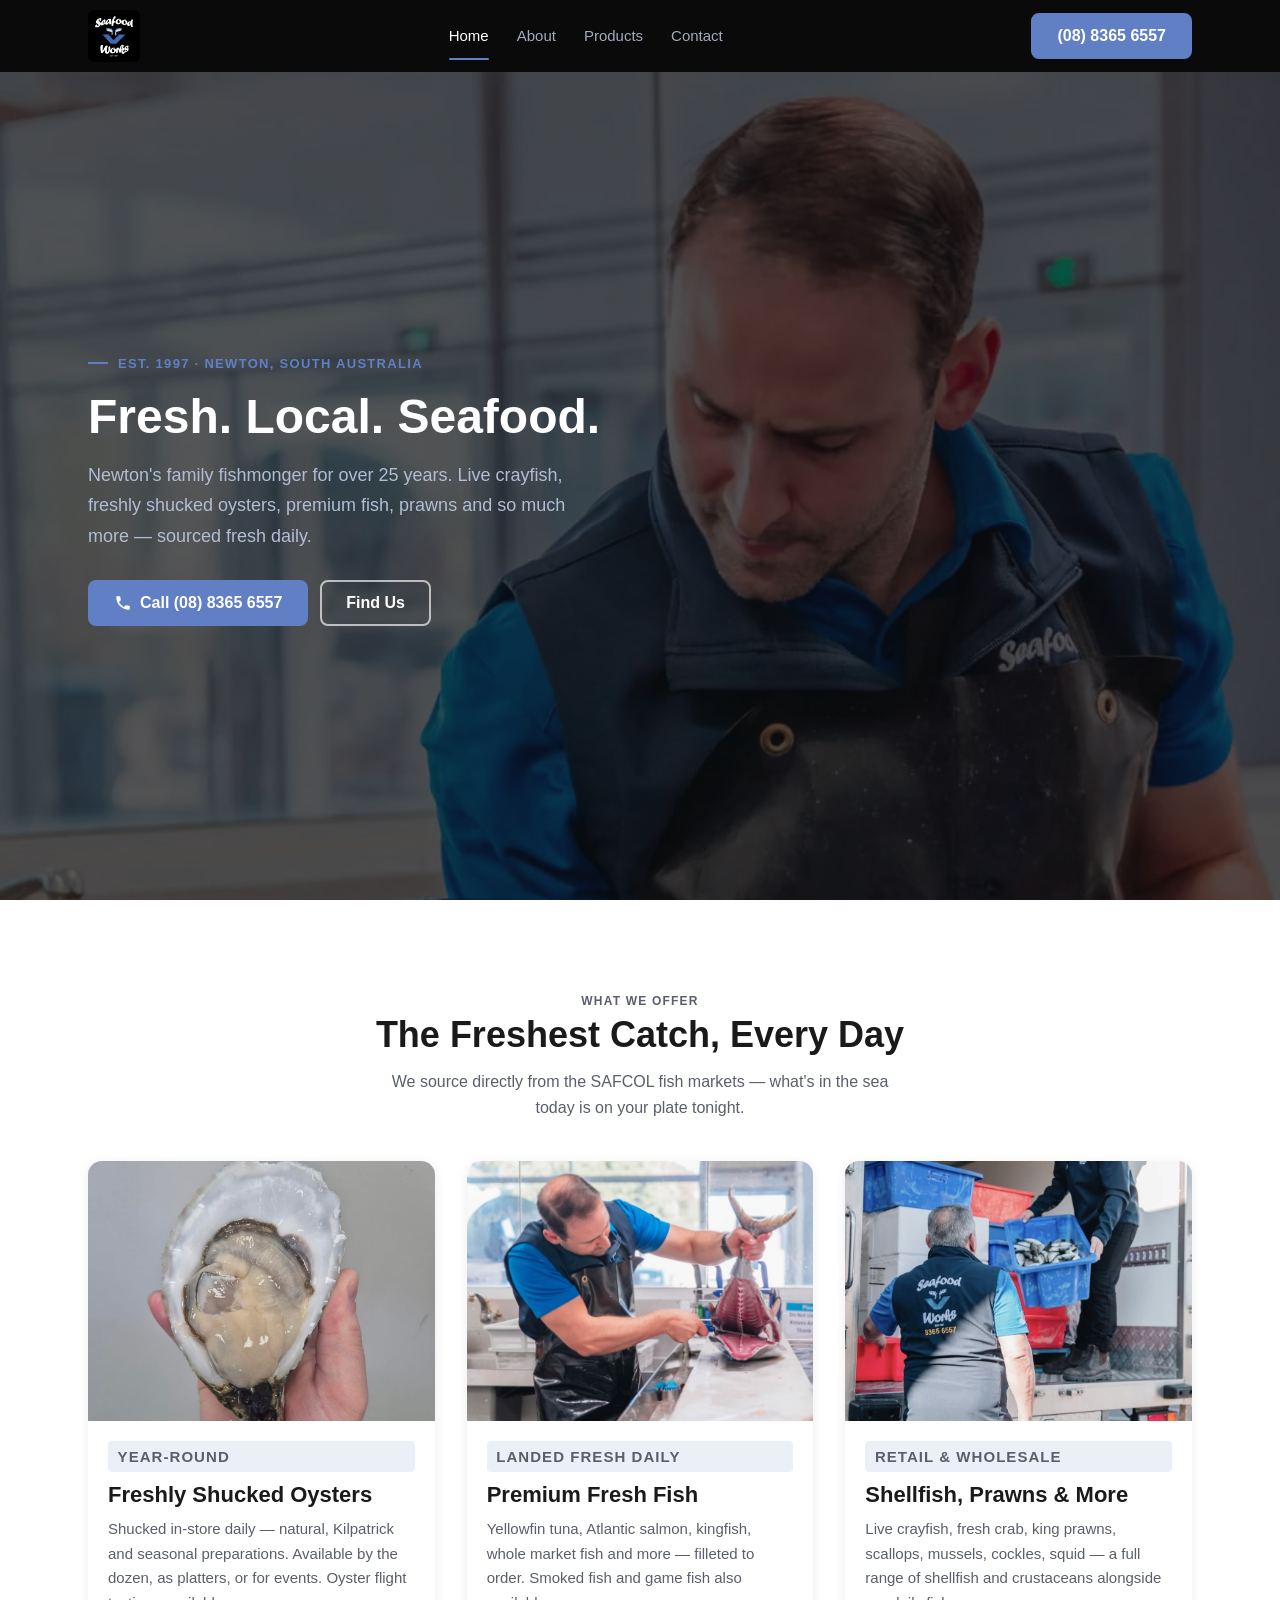
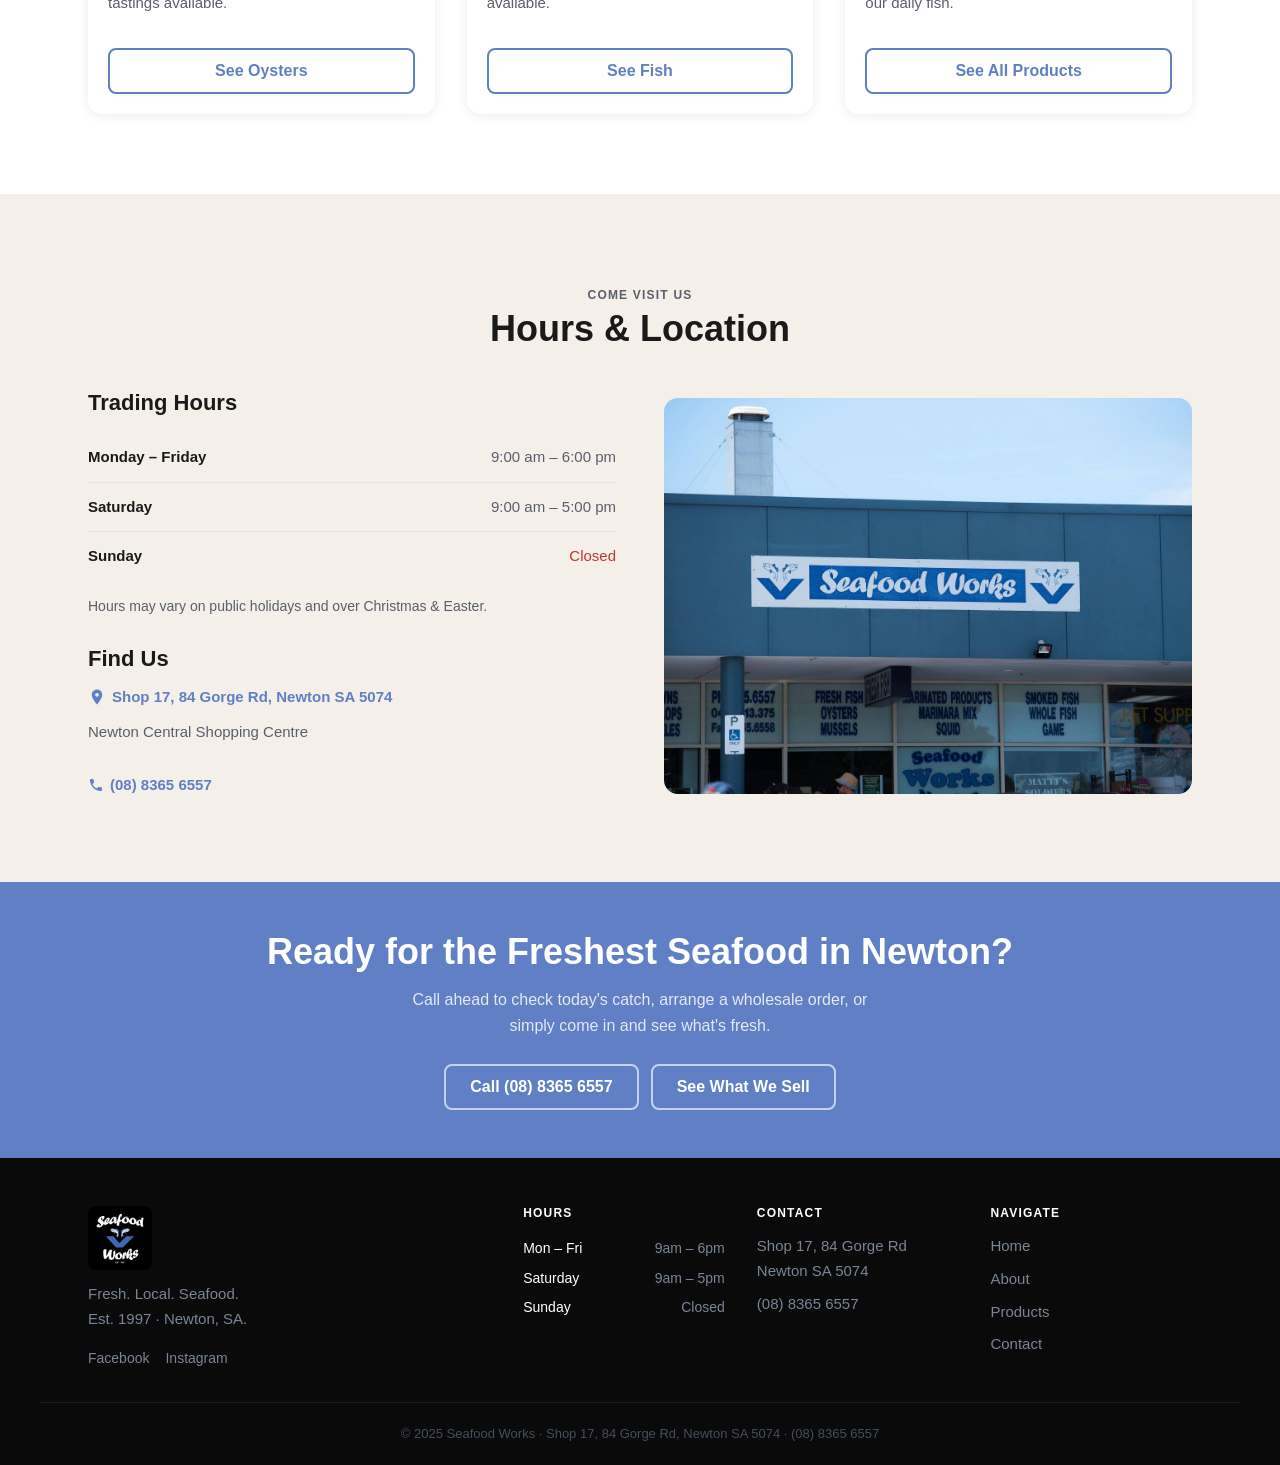
<file: index.html>
<!DOCTYPE html>
<html lang="en-AU">
<head>
  <meta charset="UTF-8">
  <meta name="viewport" content="width=device-width, initial-scale=1">
  <title>Seafood Works Newton | Fresh Local Seafood South Australia</title>
  <meta name="description" content="Seafood Works — Newton's family fishmonger since 1997. Live crayfish, freshly shucked oysters, premium fish, prawns and more. Shop 17, 84 Gorge Rd, Newton SA 5074. Call (08) 8365 6557.">

  <!-- Open Graph -->
  <meta property="og:type"        content="website">
  <meta property="og:locale"      content="en_AU">
  <meta property="og:title"       content="Seafood Works | Fresh. Local. Seafood.">
  <meta property="og:description" content="Newton's family fishmonger since 1997. Live crayfish, freshly shucked oysters, premium fish, prawns and more. Shop 17, 84 Gorge Rd, Newton SA.">
  <meta property="og:image"       content="images/posing-with-tuna.jpeg">
  <meta property="og:url"         content="https://TODO-GITHUB-PAGES-URL/"><!-- TODO: update with live URL -->
  <meta name="twitter:card"       content="summary_large_image">

  <link rel="icon" type="image/jpeg" href="images/logo.jpg">
  <link rel="canonical"           href="https://TODO-GITHUB-PAGES-URL/"><!-- TODO: update -->
  <link rel="stylesheet"          href="styles.css">

  <!-- Schema.org LocalBusiness JSON-LD -->
  <script type="application/ld+json">
  {
    "@context": "https://schema.org",
    "@type": "LocalBusiness",
    "name": "Seafood Works",
    "description": "Family-owned fresh seafood retailer and wholesaler in Newton, South Australia. Established 1997.",
    "url": "https://TODO-GITHUB-PAGES-URL/",
    "logo": "https://TODO-GITHUB-PAGES-URL/images/logo.jpg",
    "image": "https://TODO-GITHUB-PAGES-URL/images/posing-with-tuna.jpeg",
    "telephone": "+61883656557",
    "address": {
      "@type": "PostalAddress",
      "streetAddress": "Shop 17, 84 Gorge Road",
      "addressLocality": "Newton",
      "addressRegion": "SA",
      "postalCode": "5074",
      "addressCountry": "AU"
    },
    "openingHoursSpecification": [
      {
        "@type": "OpeningHoursSpecification",
        "dayOfWeek": ["Monday","Tuesday","Wednesday","Thursday","Friday"],
        "opens": "09:00",
        "closes": "18:00"
      },
      {
        "@type": "OpeningHoursSpecification",
        "dayOfWeek": "Saturday",
        "opens": "09:00",
        "closes": "17:00"
      }
    ],
    "priceRange": "$$",
    "sameAs": [
      "https://www.facebook.com/seafoodworks/",
      "https://www.instagram.com/seafoodworksnewton/"
    ]
  }
  </script>
</head>
<body>

  <a class="skip-link" href="#main-content">Skip to main content</a>

  <!-- ===================== HEADER ===================== -->
  <header class="site-header" id="site-header">
    <div class="container header-inner">

      <a href="index.html" class="logo-link" aria-label="Seafood Works — home">
        <img src="images/logo.jpg" alt="Seafood Works" class="site-logo" width="52" height="52">
      </a>

      <nav class="site-nav" id="site-nav" aria-label="Main navigation">
        <ul class="nav-list">
          <li><a href="index.html"    class="nav-link" aria-current="page">Home</a></li>
          <li><a href="about.html"    class="nav-link">About</a></li>
          <li><a href="products.html" class="nav-link">Products</a></li>
          <li><a href="contact.html"  class="nav-link">Contact</a></li>
        </ul>
      </nav>

      <a href="tel:+61883656557" class="btn-call-header" aria-label="Call Seafood Works">Call</a>

      <button class="hamburger" id="hamburger"
              aria-controls="site-nav" aria-expanded="false" aria-label="Open menu">
        <span class="hamburger-bar" aria-hidden="true"></span>
        <span class="hamburger-bar" aria-hidden="true"></span>
        <span class="hamburger-bar" aria-hidden="true"></span>
      </button>

      <a href="tel:+61883656557" class="btn btn-primary btn-call-desktop">(08) 8365 6557</a>

    </div>
  </header>

  <!-- ===================== MAIN ===================== -->
  <main id="main-content">

    <!-- HERO -->
    <section class="hero" aria-labelledby="hero-heading">
      <div class="hero-bg" role="img"
           aria-label="Seafood Works team member carefully inspecting a whole fresh tuna"></div>
      <div class="container hero-content">
        <p class="hero-eyebrow">Est. 1997 &middot; Newton, South Australia</p>
        <h1 id="hero-heading">Fresh.&nbsp;Local.&nbsp;Seafood.</h1>
        <p class="lead">
          Newton's family fishmonger for over 25&nbsp;years. Live crayfish, freshly
          shucked oysters, premium fish, prawns and so much more — sourced fresh daily.
        </p>
        <div class="hero-actions">
          <a href="tel:+61883656557" class="btn btn-primary">
            <svg width="18" height="18" viewBox="0 0 24 24" fill="currentColor" aria-hidden="true">
              <path d="M6.62 10.79c1.44 2.83 3.76 5.14 6.59 6.59l2.2-2.2c.27-.27.67-.36 1.02-.24 1.12.37 2.33.57 3.57.57.55 0 1 .45 1 1V20c0 .55-.45 1-1 1-9.39 0-17-7.61-17-17 0-.55.45-1 1-1h3.5c.55 0 1 .45 1 1 0 1.25.2 2.45.57 3.57.11.35.03.74-.25 1.02l-2.2 2.2z"/>
            </svg>
            Call (08) 8365 6557
          </a>
          <a href="contact.html" class="btn btn-outline">Find Us</a>
        </div>
      </div>
    </section>

    <!-- FEATURED PRODUCTS -->
    <section class="section" id="featured" aria-labelledby="featured-heading">
      <div class="container">
        <div class="section-header">
          <p class="eyebrow">What we offer</p>
          <h2 id="featured-heading">The Freshest Catch, Every Day</h2>
          <p>We source directly from the SAFCOL fish markets — what's in the sea today is on your plate tonight.</p>
        </div>

        <div class="card-grid">

          <article class="card">
            <img class="card-img"
                 src="images/oyster.jpg"
                 alt="A freshly shucked oyster on the half shell, showing the glistening flesh inside"
                 loading="lazy" width="600" height="450">
            <div class="card-body">
              <p class="product-tag">Year-round</p>
              <h3>Freshly Shucked Oysters</h3>
              <p>Shucked in-store daily — natural, Kilpatrick and seasonal preparations. Available by the dozen, as platters, or for events. Oyster flight tastings available.</p>
              <a href="products.html#oysters" class="btn btn-outline-blue" style="margin-top:1rem;">See Oysters</a>
            </div>
          </article>

          <article class="card">
            <img class="card-img"
                 src="images/filleting-fish.jpeg"
                 alt="Seafood Works team member expertly filleting a large whole tuna on the workbench"
                 loading="lazy" width="600" height="450">
            <div class="card-body">
              <p class="product-tag">Landed fresh daily</p>
              <h3>Premium Fresh Fish</h3>
              <p>Yellowfin tuna, Atlantic salmon, kingfish, whole market fish and more — filleted to order. Smoked fish and game fish also available.</p>
              <a href="products.html#fish" class="btn btn-outline-blue" style="margin-top:1rem;">See Fish</a>
            </div>
          </article>

          <article class="card">
            <img class="card-img"
                 src="images/unloading-truck.jpg"
                 alt="Two Seafood Works team members unloading crates of fresh seafood from the truck at dawn"
                 loading="lazy" width="600" height="450">
            <div class="card-body">
              <p class="product-tag">Retail &amp; wholesale</p>
              <h3>Shellfish, Prawns &amp; More</h3>
              <p>Live crayfish, fresh crab, king prawns, scallops, mussels, cockles, squid — a full range of shellfish and crustaceans alongside our daily fish.</p>
              <a href="products.html" class="btn btn-outline-blue" style="margin-top:1rem;">See All Products</a>
            </div>
          </article>

        </div>
      </div>
    </section>

    <!-- HOURS + LOCATION -->
    <section class="section section--sand" id="visit" aria-labelledby="visit-heading">
      <div class="container">
        <div class="section-header">
          <p class="eyebrow">Come visit us</p>
          <h2 id="visit-heading">Hours &amp; Location</h2>
        </div>

        <div class="story-grid">

          <div>
            <h3 style="margin-bottom:1rem;">Trading Hours</h3>
            <ul class="hours-list" aria-label="Trading hours">
              <li>
                <span class="hours-day">Monday &ndash; Friday</span>
                <span class="hours-time">9:00 am &ndash; 6:00 pm</span>
              </li>
              <li>
                <span class="hours-day">Saturday</span>
                <span class="hours-time">9:00 am &ndash; 5:00 pm</span>
              </li>
              <li>
                <span class="hours-day">Sunday</span>
                <span class="hours-closed">Closed</span>
              </li>
            </ul>
            <p style="margin-top:.875rem;font-size:.875rem;color:var(--muted);">Hours may vary on public holidays and over Christmas &amp; Easter.</p>

            <div style="margin-top:1.75rem;">
              <h3 style="margin-bottom:.75rem;">Find Us</h3>
              <address>
                <a href="https://maps.google.com/?q=Shop+17,+84+Gorge+Road,+Newton+SA+5074,+Australia"
                   target="_blank" rel="noopener noreferrer"
                   class="location-link"
                   aria-label="Open Seafood Works in Google Maps">
                  <svg width="18" height="18" viewBox="0 0 24 24" fill="currentColor" aria-hidden="true">
                    <path d="M12 2C8.13 2 5 5.13 5 9c0 5.25 7 13 7 13s7-7.75 7-13c0-3.87-3.13-7-7-7zm0 9.5c-1.38 0-2.5-1.12-2.5-2.5S10.62 6.5 12 6.5s2.5 1.12 2.5 2.5-1.12 2.5-2.5 2.5z"/>
                  </svg>
                  Shop 17, 84 Gorge Rd, Newton SA 5074
                </a>
              </address>
              <p style="margin-top:.375rem;font-size:.9375rem;color:var(--muted);">Newton Central Shopping Centre</p>
              <a href="tel:+61883656557"
                 style="display:inline-flex;align-items:center;gap:.375rem;margin-top:.75rem;color:var(--blue);font-weight:600;font-size:.9375rem;">
                <svg width="16" height="16" viewBox="0 0 24 24" fill="currentColor" aria-hidden="true">
                  <path d="M6.62 10.79c1.44 2.83 3.76 5.14 6.59 6.59l2.2-2.2c.27-.27.67-.36 1.02-.24 1.12.37 2.33.57 3.57.57.55 0 1 .45 1 1V20c0 .55-.45 1-1 1-9.39 0-17-7.61-17-17 0-.55.45-1 1-1h3.5c.55 0 1 .45 1 1 0 1.25.2 2.45.57 3.57.11.35.03.74-.25 1.02l-2.2 2.2z"/>
                </svg>
                (08) 8365 6557
              </a>
            </div>
          </div>

          <div>
            <img src="images/shopfront.jpg"
                 alt="Seafood Works shopfront at Newton Central Shopping Centre showing the large branded sign and product windows"
                 class="story-img"
                 loading="lazy" width="600" height="450">
          </div>

        </div>
      </div>
    </section>

    <!-- CTA BAND -->
    <section class="cta-band" aria-labelledby="cta-heading">
      <div class="container">
        <h2 id="cta-heading">Ready for the Freshest Seafood in Newton?</h2>
        <p>Call ahead to check today's catch, arrange a wholesale order, or simply come in and see what's fresh.</p>
        <div class="cta-actions">
          <a href="tel:+61883656557" class="btn btn-outline">Call (08) 8365 6557</a>
          <a href="products.html"    class="btn btn-outline">See What We Sell</a>
        </div>
      </div>
    </section>

  </main>

  <!-- ===================== FOOTER ===================== -->
  <footer class="site-footer" aria-label="Site footer">
    <div class="container footer-inner">

      <div class="footer-brand">
        <img src="images/logo.jpg" alt="Seafood Works" class="footer-logo"
             width="64" height="64" loading="lazy">
        <p class="footer-tagline">Fresh. Local. Seafood.<br>Est. 1997 &middot; Newton, SA.</p>
        <div class="footer-social">
          <a href="https://www.facebook.com/seafoodworks/"
             target="_blank" rel="noopener noreferrer"
             aria-label="Seafood Works on Facebook">Facebook</a>
          <a href="https://www.instagram.com/seafoodworksnewton/"
             target="_blank" rel="noopener noreferrer"
             aria-label="Seafood Works on Instagram">Instagram</a>
        </div>
      </div>

      <div class="footer-col">
        <h4>Hours</h4>
        <div class="footer-hours-row"><span class="fh-day">Mon &ndash; Fri</span><span class="fh-time">9am &ndash; 6pm</span></div>
        <div class="footer-hours-row"><span class="fh-day">Saturday</span><span class="fh-time">9am &ndash; 5pm</span></div>
        <div class="footer-hours-row"><span class="fh-day">Sunday</span><span class="fh-time">Closed</span></div>
      </div>

      <div class="footer-col">
        <h4>Contact</h4>
        <address>
          <a href="https://maps.google.com/?q=Shop+17,+84+Gorge+Road,+Newton+SA+5074,+Australia"
             target="_blank" rel="noopener noreferrer">
            Shop 17, 84 Gorge Rd<br>Newton SA 5074
          </a>
          <a href="tel:+61883656557" style="margin-top:.5rem;">(08) 8365 6557</a>
        </address>
      </div>

      <div class="footer-col">
        <h4>Navigate</h4>
        <ul>
          <li><a href="index.html">Home</a></li>
          <li><a href="about.html">About</a></li>
          <li><a href="products.html">Products</a></li>
          <li><a href="contact.html">Contact</a></li>
        </ul>
      </div>

    </div>
    <div class="footer-bottom">
      <div class="container">
        <p>&copy; 2025 Seafood Works &middot; Shop 17, 84 Gorge Rd, Newton SA 5074 &middot;
           <a href="tel:+61883656557" style="color:inherit;">(08) 8365 6557</a></p>
      </div>
    </div>
  </footer>

  <!-- Mobile sticky call bar — hidden on tablet+ via CSS -->
  <div class="mobile-cta-bar" role="complementary" aria-label="Quick call">
    <a href="tel:+61883656557" aria-label="Call Seafood Works on (08) 8365 6557">
      <svg width="18" height="18" viewBox="0 0 24 24" fill="currentColor" aria-hidden="true">
        <path d="M6.62 10.79c1.44 2.83 3.76 5.14 6.59 6.59l2.2-2.2c.27-.27.67-.36 1.02-.24 1.12.37 2.33.57 3.57.57.55 0 1 .45 1 1V20c0 .55-.45 1-1 1-9.39 0-17-7.61-17-17 0-.55.45-1 1-1h3.5c.55 0 1 .45 1 1 0 1.25.2 2.45.57 3.57.11.35.03.74-.25 1.02l-2.2 2.2z"/>
      </svg>
      Call (08)&nbsp;8365&nbsp;6557
    </a>
  </div>

  <script src="js/nav.js" defer></script>
</body>
</html>
</file>
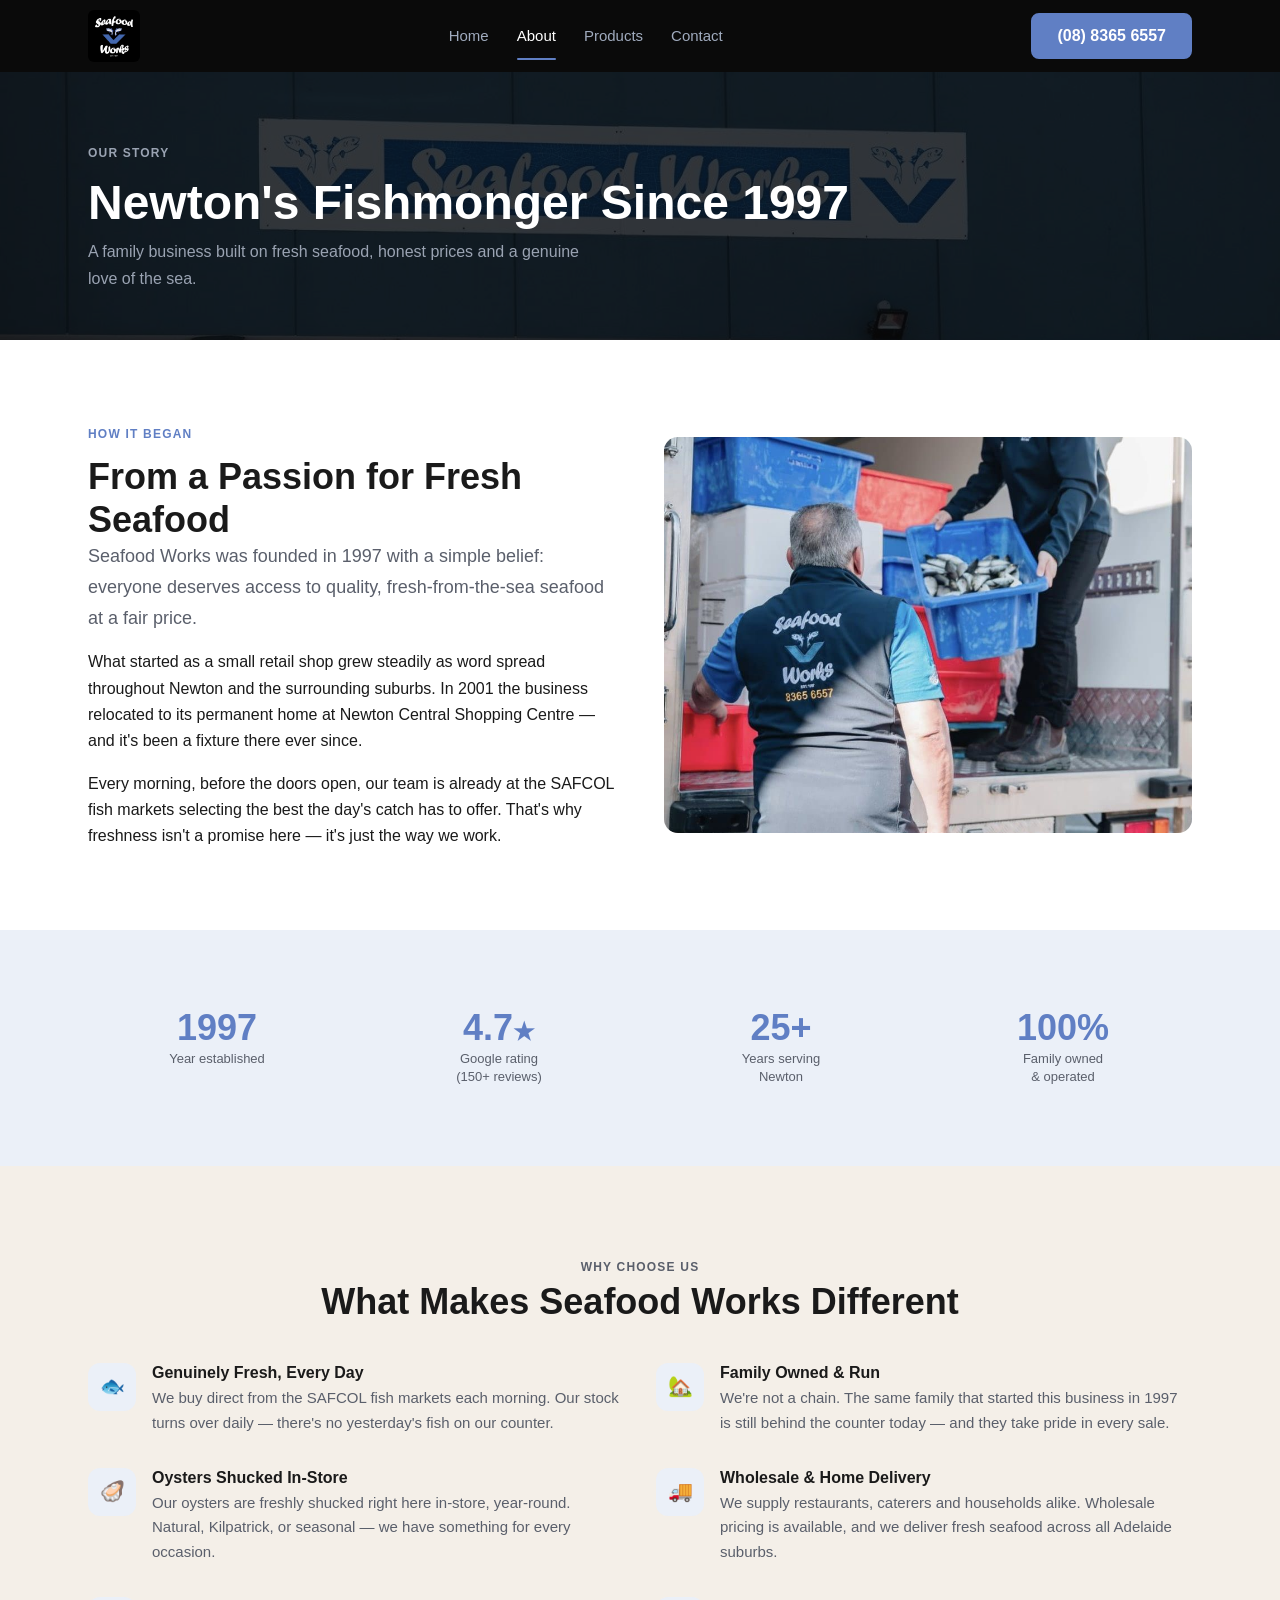
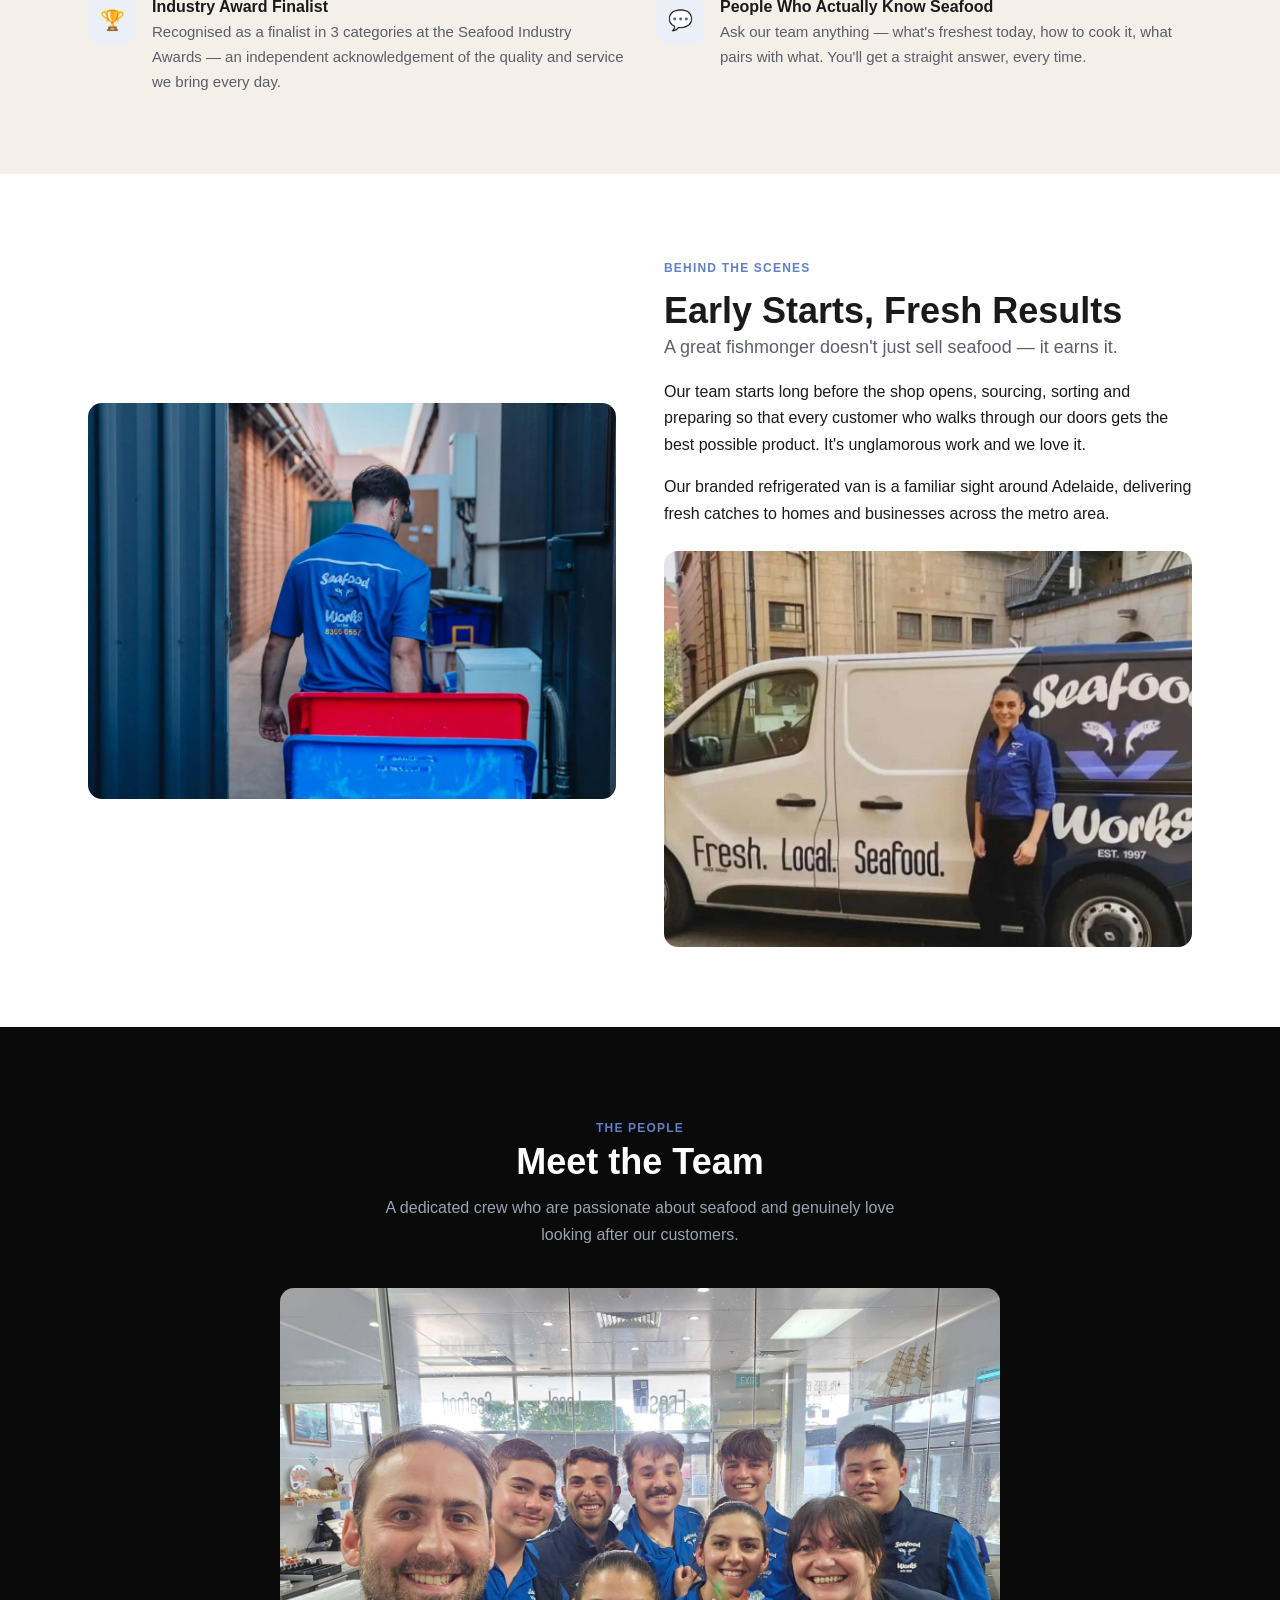
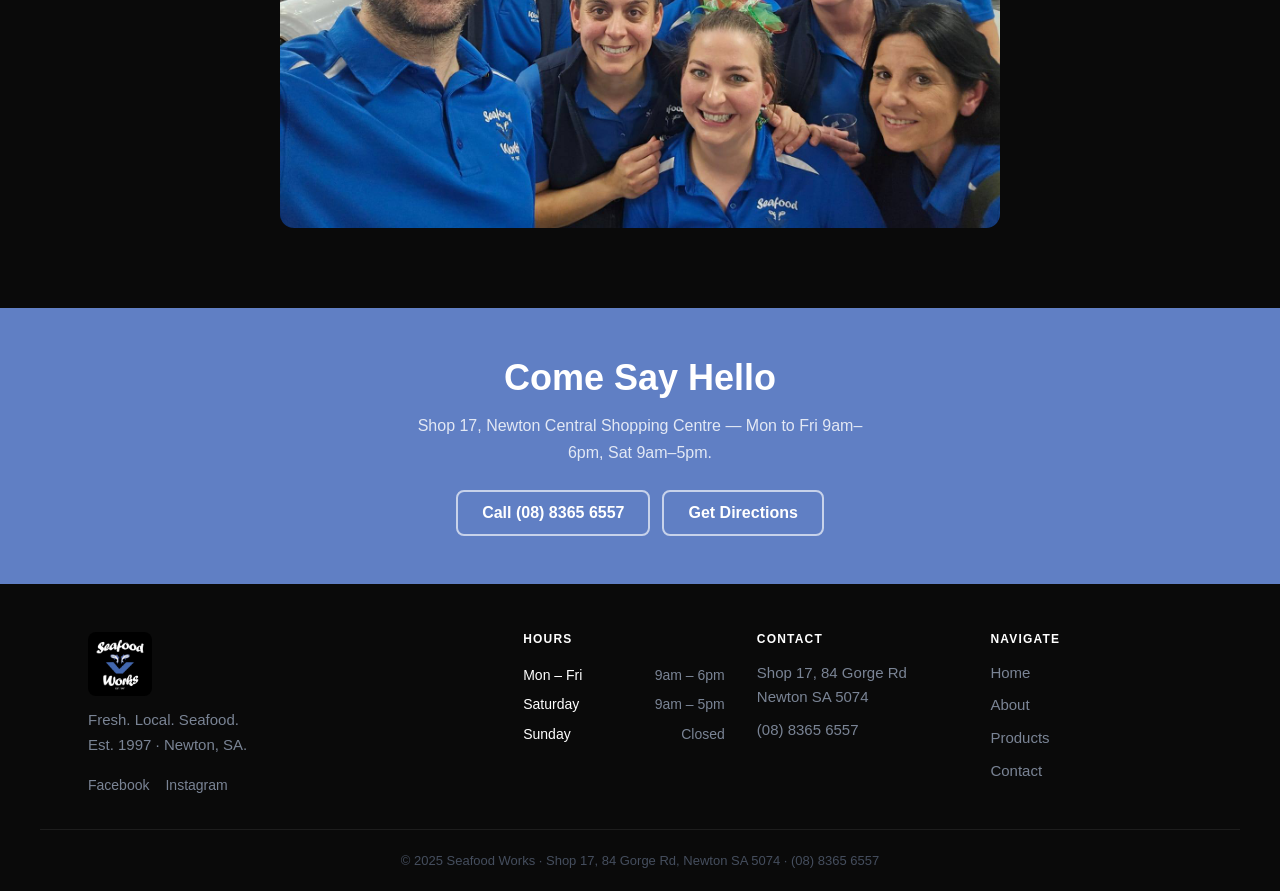
<file: about.html>
<!DOCTYPE html>
<html lang="en-AU">
<head>
  <meta charset="UTF-8">
  <meta name="viewport" content="width=device-width, initial-scale=1">
  <title>About Us | Seafood Works Newton SA</title>
  <meta name="description" content="Family-owned and run since 1997, Seafood Works has been Newton's trusted fishmonger for over 25 years. Meet the team behind the fresh catch.">

  <!-- Open Graph -->
  <meta property="og:type"        content="website">
  <meta property="og:locale"      content="en_AU">
  <meta property="og:title"       content="About Seafood Works | Newton's Family Fishmonger Since 1997">
  <meta property="og:description" content="Family-owned and run since 1997. Seafood Works has been Newton's trusted fishmonger for over 25 years — fresh, local, and proud of it.">
  <meta property="og:image"       content="images/team-photo.jpg">
  <meta property="og:url"         content="https://TODO-GITHUB-PAGES-URL/about.html"><!-- TODO: update -->
  <meta name="twitter:card"       content="summary_large_image">

  <link rel="icon" type="image/jpeg" href="images/logo.jpg">
  <link rel="canonical"           href="https://TODO-GITHUB-PAGES-URL/about.html"><!-- TODO: update -->
  <link rel="stylesheet"          href="styles.css">
</head>
<body>

  <a class="skip-link" href="#main-content">Skip to main content</a>

  <!-- ===================== HEADER ===================== -->
  <header class="site-header" id="site-header">
    <div class="container header-inner">

      <a href="index.html" class="logo-link" aria-label="Seafood Works — home">
        <img src="images/logo.jpg" alt="Seafood Works" class="site-logo" width="52" height="52">
      </a>

      <nav class="site-nav" id="site-nav" aria-label="Main navigation">
        <ul class="nav-list">
          <li><a href="index.html"    class="nav-link">Home</a></li>
          <li><a href="about.html"    class="nav-link" aria-current="page">About</a></li>
          <li><a href="products.html" class="nav-link">Products</a></li>
          <li><a href="contact.html"  class="nav-link">Contact</a></li>
        </ul>
      </nav>

      <a href="tel:+61883656557" class="btn-call-header" aria-label="Call Seafood Works">Call</a>

      <button class="hamburger" id="hamburger"
              aria-controls="site-nav" aria-expanded="false" aria-label="Open menu">
        <span class="hamburger-bar" aria-hidden="true"></span>
        <span class="hamburger-bar" aria-hidden="true"></span>
        <span class="hamburger-bar" aria-hidden="true"></span>
      </button>

      <a href="tel:+61883656557" class="btn btn-primary btn-call-desktop">(08) 8365 6557</a>

    </div>
  </header>

  <!-- ===================== MAIN ===================== -->
  <main id="main-content">

    <!-- PAGE HERO -->
    <section class="page-hero" aria-labelledby="page-heading">
      <div class="page-hero-bg"
           style="background-image:url('images/shopfront.jpg');"
           role="img" aria-label="Seafood Works shopfront at Newton Central Shopping Centre"></div>
      <div class="container page-hero-content">
        <p class="eyebrow">Our story</p>
        <h1 id="page-heading">Newton's Fishmonger Since 1997</h1>
        <p>A family business built on fresh seafood, honest prices and a genuine love of the sea.</p>
      </div>
    </section>

    <!-- OUR STORY -->
    <section class="section" aria-labelledby="story-heading">
      <div class="container">
        <div class="story-grid">

          <div>
            <p class="eyebrow">How it began</p>
            <h2 id="story-heading">From a Passion for Fresh Seafood</h2>
            <p class="lead">Seafood Works was founded in 1997 with a simple belief: everyone deserves access to quality, fresh-from-the-sea seafood at a fair price.</p>
            <p>What started as a small retail shop grew steadily as word spread throughout Newton and the surrounding suburbs. In 2001 the business relocated to its permanent home at Newton Central Shopping Centre — and it's been a fixture there ever since.</p>
            <p>Every morning, before the doors open, our team is already at the SAFCOL fish markets selecting the best the day's catch has to offer. That's why freshness isn't a promise here — it's just the way we work.</p>
          </div>

          <div>
            <img src="images/unloading-truck.jpg"
                 alt="Two Seafood Works team members unloading fresh seafood from the refrigerated truck early in the morning"
                 class="story-img"
                 loading="lazy" width="600" height="450">
          </div>

        </div>
      </div>
    </section>

    <!-- STATS STRIP -->
    <section class="section section--ice" aria-label="Key facts">
      <div class="container">
        <div class="stats-strip">
          <div>
            <p class="stat-number">1997</p>
            <p class="stat-label">Year established</p>
          </div>
          <div>
            <p class="stat-number">4.7<span style="font-size:1.5rem;">★</span></p>
            <p class="stat-label">Google rating<br>(150+ reviews)</p>
          </div>
          <div>
            <p class="stat-number">25+</p>
            <p class="stat-label">Years serving<br>Newton</p>
          </div>
          <div>
            <p class="stat-number">100%</p>
            <p class="stat-label">Family owned<br>&amp; operated</p>
          </div>
        </div>
      </div>
    </section>

    <!-- WHAT MAKES US DIFFERENT -->
    <section class="section section--sand" aria-labelledby="different-heading">
      <div class="container">
        <div class="section-header">
          <p class="eyebrow">Why choose us</p>
          <h2 id="different-heading">What Makes Seafood Works Different</h2>
        </div>

        <div class="feature-list">

          <div class="feature-item">
            <div class="feature-icon" aria-hidden="true">🐟</div>
            <div>
              <h3>Genuinely Fresh, Every Day</h3>
              <p>We buy direct from the SAFCOL fish markets each morning. Our stock turns over daily — there's no yesterday's fish on our counter.</p>
            </div>
          </div>

          <div class="feature-item">
            <div class="feature-icon" aria-hidden="true">🏡</div>
            <div>
              <h3>Family Owned &amp; Run</h3>
              <p>We're not a chain. The same family that started this business in 1997 is still behind the counter today — and they take pride in every sale.</p>
            </div>
          </div>

          <div class="feature-item">
            <div class="feature-icon" aria-hidden="true">🦪</div>
            <div>
              <h3>Oysters Shucked In-Store</h3>
              <p>Our oysters are freshly shucked right here in-store, year-round. Natural, Kilpatrick, or seasonal — we have something for every occasion.</p>
            </div>
          </div>

          <div class="feature-item">
            <div class="feature-icon" aria-hidden="true">🚚</div>
            <div>
              <h3>Wholesale &amp; Home Delivery</h3>
              <p>We supply restaurants, caterers and households alike. Wholesale pricing is available, and we deliver fresh seafood across all Adelaide suburbs.</p>
            </div>
          </div>

          <div class="feature-item">
            <div class="feature-icon" aria-hidden="true">🏆</div>
            <div>
              <h3>Industry Award Finalist</h3>
              <p>Recognised as a finalist in 3 categories at the Seafood Industry Awards — an independent acknowledgement of the quality and service we bring every day.</p>
            </div>
          </div>

          <div class="feature-item">
            <div class="feature-icon" aria-hidden="true">💬</div>
            <div>
              <h3>People Who Actually Know Seafood</h3>
              <p>Ask our team anything — what's freshest today, how to cook it, what pairs with what. You'll get a straight answer, every time.</p>
            </div>
          </div>

        </div>
      </div>
    </section>

    <!-- OPERATIONS PHOTOS -->
    <section class="section" aria-labelledby="operations-heading">
      <div class="container">
        <div class="story-grid">

          <div>
            <img src="images/walking-with-stock.jpeg"
                 alt="A Seafood Works team member carrying large fresh seafood stock crates through the back of the store"
                 class="story-img"
                 loading="lazy" width="600" height="600">
          </div>

          <div>
            <p class="eyebrow">Behind the scenes</p>
            <h2 id="operations-heading">Early Starts, Fresh Results</h2>
            <p class="lead">A great fishmonger doesn't just sell seafood — it earns it.</p>
            <p>Our team starts long before the shop opens, sourcing, sorting and preparing so that every customer who walks through our doors gets the best possible product. It's unglamorous work and we love it.</p>
            <p>Our branded refrigerated van is a familiar sight around Adelaide, delivering fresh catches to homes and businesses across the metro area.</p>
            <div style="margin-top:1.5rem;">
              <img src="images/work-vehicle.jpg"
                   alt="Seafood Works branded delivery van showing the Fresh. Local. Seafood. tagline, with a team member standing beside it"
                   style="border-radius:var(--r-lg);width:100%;aspect-ratio:4/3;object-fit:cover;"
                   loading="lazy" width="500" height="375">
            </div>
          </div>

        </div>
      </div>
    </section>

    <!-- TEAM -->
    <section class="section section--dark" aria-labelledby="team-heading">
      <div class="container">
        <div class="section-header">
          <p class="eyebrow" style="color:var(--blue);">The people</p>
          <h2 id="team-heading">Meet the Team</h2>
          <p>A dedicated crew who are passionate about seafood and genuinely love looking after our customers.</p>
        </div>
        <img src="images/team-photo.jpg"
             alt="The full Seafood Works team smiling together inside the shop, all wearing their blue Seafood Works uniforms"
             style="border-radius:var(--r-lg);width:100%;max-width:720px;margin-inline:auto;object-fit:cover;aspect-ratio:4/3;"
             loading="lazy" width="720" height="540">
      </div>
    </section>

    <!-- CTA -->
    <section class="cta-band" aria-labelledby="about-cta-heading">
      <div class="container">
        <h2 id="about-cta-heading">Come Say Hello</h2>
        <p>Shop 17, Newton Central Shopping Centre — Mon to Fri 9am&ndash;6pm, Sat 9am&ndash;5pm.</p>
        <div class="cta-actions">
          <a href="tel:+61883656557" class="btn btn-outline">Call (08) 8365 6557</a>
          <a href="contact.html"     class="btn btn-outline">Get Directions</a>
        </div>
      </div>
    </section>

  </main>

  <!-- ===================== FOOTER ===================== -->
  <footer class="site-footer" aria-label="Site footer">
    <div class="container footer-inner">

      <div class="footer-brand">
        <img src="images/logo.jpg" alt="Seafood Works" class="footer-logo"
             width="64" height="64" loading="lazy">
        <p class="footer-tagline">Fresh. Local. Seafood.<br>Est. 1997 &middot; Newton, SA.</p>
        <div class="footer-social">
          <a href="https://www.facebook.com/seafoodworks/"
             target="_blank" rel="noopener noreferrer"
             aria-label="Seafood Works on Facebook">Facebook</a>
          <a href="https://www.instagram.com/seafoodworksnewton/"
             target="_blank" rel="noopener noreferrer"
             aria-label="Seafood Works on Instagram">Instagram</a>
        </div>
      </div>

      <div class="footer-col">
        <h4>Hours</h4>
        <div class="footer-hours-row"><span class="fh-day">Mon &ndash; Fri</span><span class="fh-time">9am &ndash; 6pm</span></div>
        <div class="footer-hours-row"><span class="fh-day">Saturday</span><span class="fh-time">9am &ndash; 5pm</span></div>
        <div class="footer-hours-row"><span class="fh-day">Sunday</span><span class="fh-time">Closed</span></div>
      </div>

      <div class="footer-col">
        <h4>Contact</h4>
        <address>
          <a href="https://maps.google.com/?q=Shop+17,+84+Gorge+Road,+Newton+SA+5074,+Australia"
             target="_blank" rel="noopener noreferrer">
            Shop 17, 84 Gorge Rd<br>Newton SA 5074
          </a>
          <a href="tel:+61883656557" style="margin-top:.5rem;">(08) 8365 6557</a>
        </address>
      </div>

      <div class="footer-col">
        <h4>Navigate</h4>
        <ul>
          <li><a href="index.html">Home</a></li>
          <li><a href="about.html">About</a></li>
          <li><a href="products.html">Products</a></li>
          <li><a href="contact.html">Contact</a></li>
        </ul>
      </div>

    </div>
    <div class="footer-bottom">
      <div class="container">
        <p>&copy; 2025 Seafood Works &middot; Shop 17, 84 Gorge Rd, Newton SA 5074 &middot;
           <a href="tel:+61883656557" style="color:inherit;">(08) 8365 6557</a></p>
      </div>
    </div>
  </footer>

  <!-- Mobile sticky call bar -->
  <div class="mobile-cta-bar" role="complementary" aria-label="Quick call">
    <a href="tel:+61883656557" aria-label="Call Seafood Works on (08) 8365 6557">
      <svg width="18" height="18" viewBox="0 0 24 24" fill="currentColor" aria-hidden="true">
        <path d="M6.62 10.79c1.44 2.83 3.76 5.14 6.59 6.59l2.2-2.2c.27-.27.67-.36 1.02-.24 1.12.37 2.33.57 3.57.57.55 0 1 .45 1 1V20c0 .55-.45 1-1 1-9.39 0-17-7.61-17-17 0-.55.45-1 1-1h3.5c.55 0 1 .45 1 1 0 1.25.2 2.45.57 3.57.11.35.03.74-.25 1.02l-2.2 2.2z"/>
      </svg>
      Call (08)&nbsp;8365&nbsp;6557
    </a>
  </div>

  <script src="js/nav.js" defer></script>
</body>
</html>
</file>
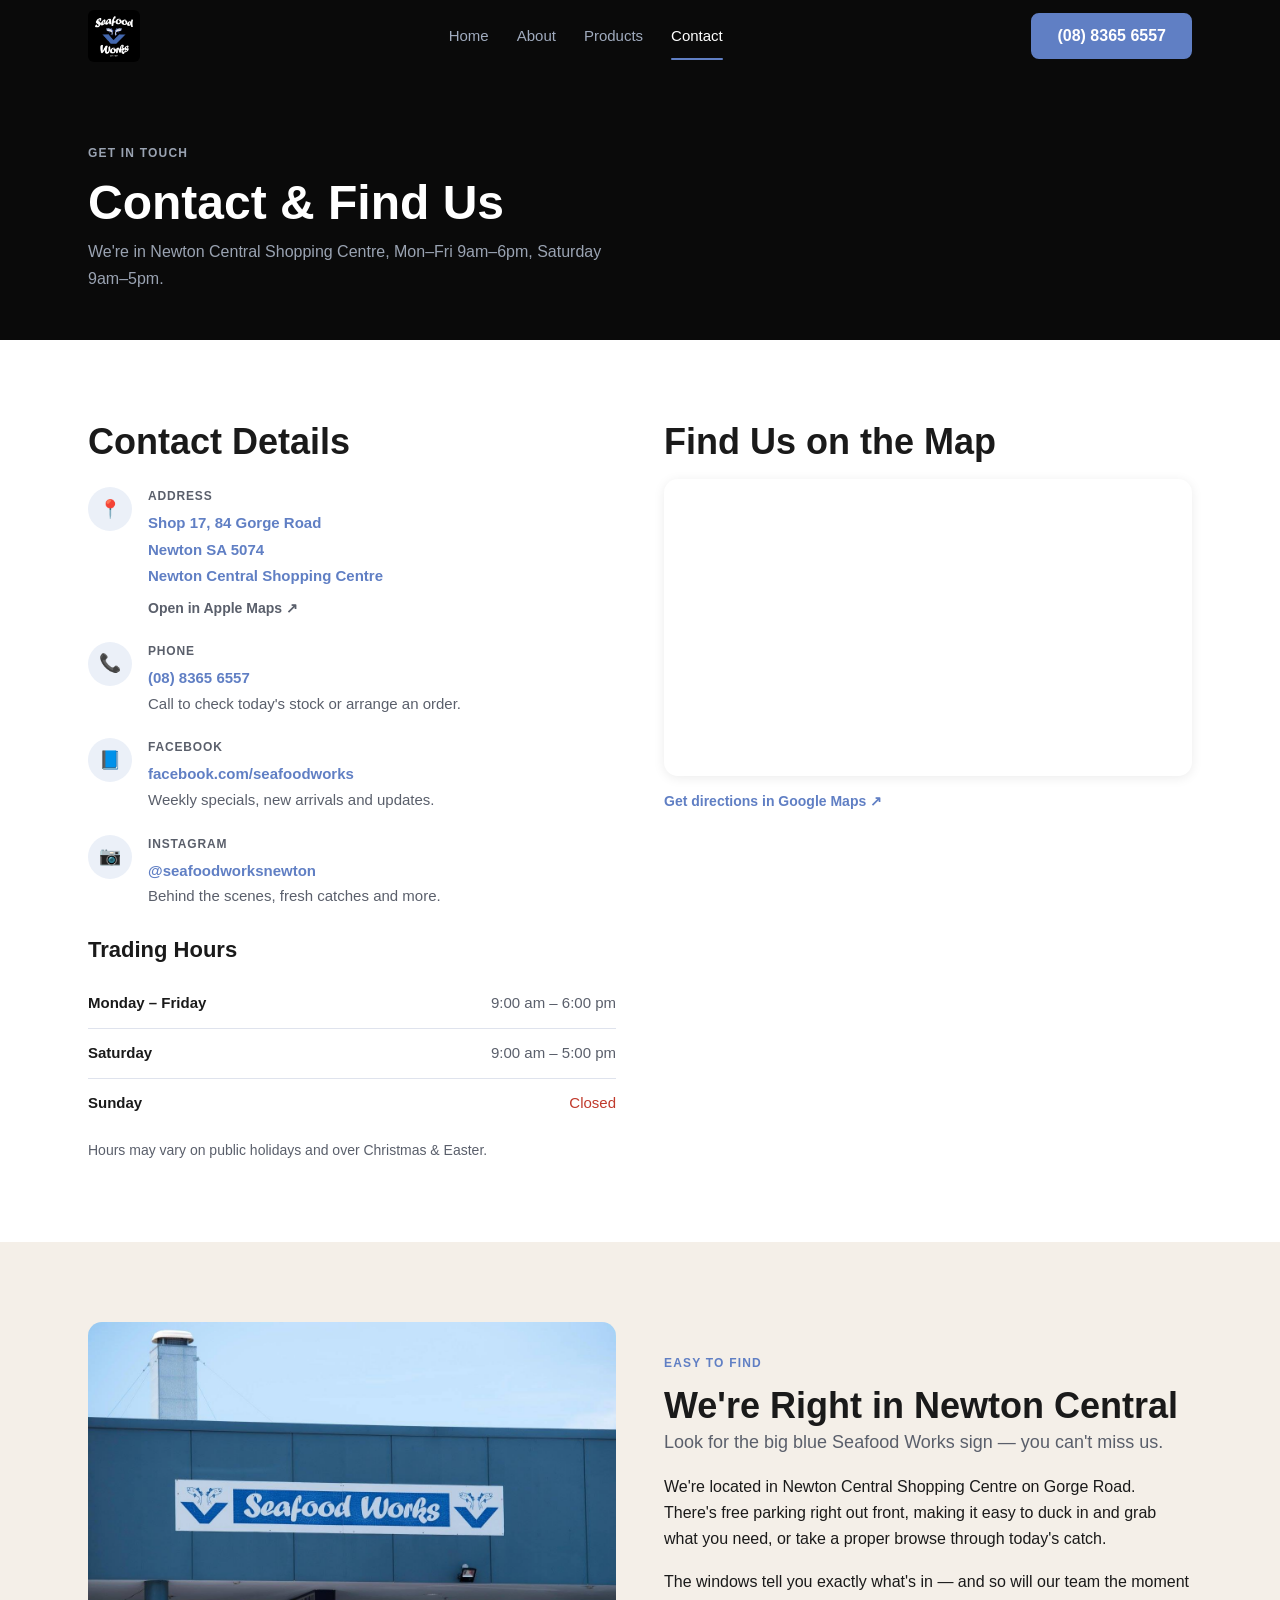
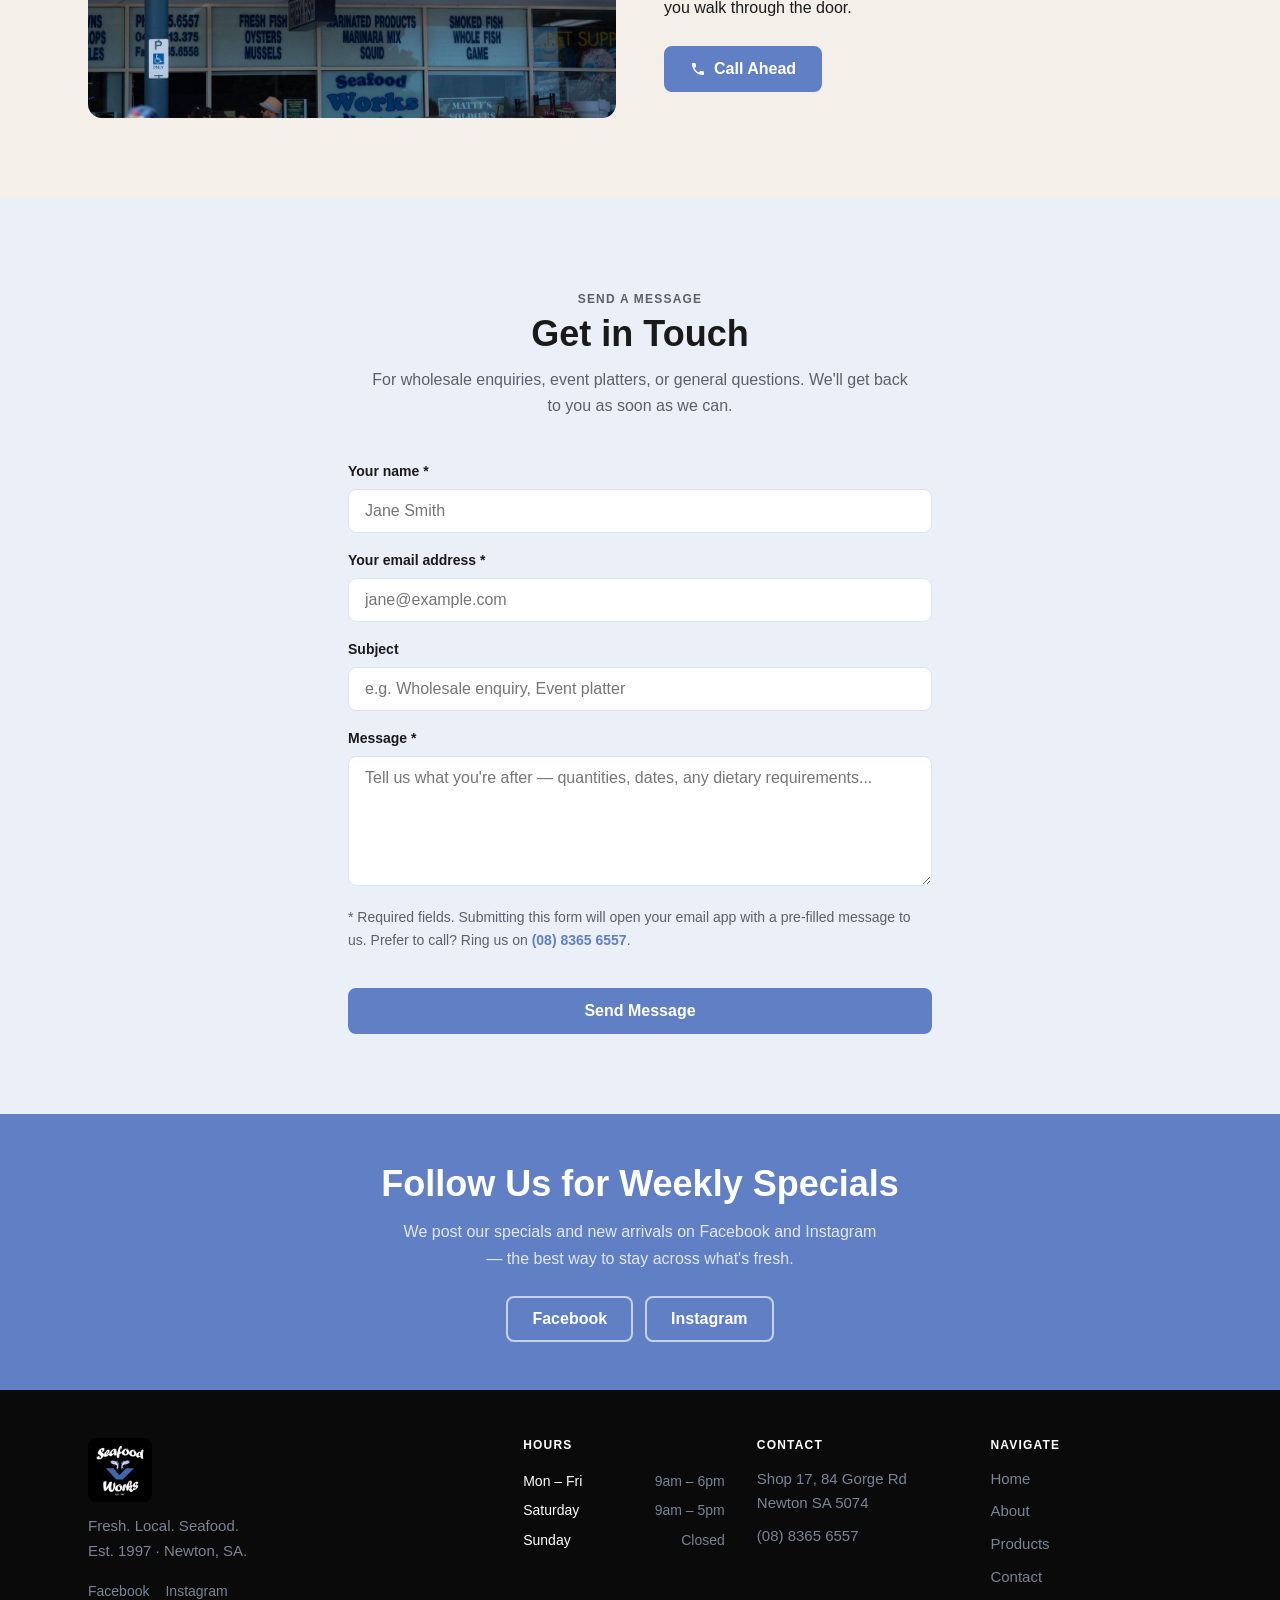
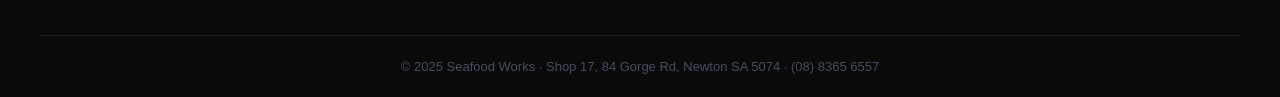
<file: contact.html>
<!DOCTYPE html>
<html lang="en-AU">
<head>
  <meta charset="UTF-8">
  <meta name="viewport" content="width=device-width, initial-scale=1">
  <title>Contact &amp; Find Us | Seafood Works Newton SA</title>
  <meta name="description" content="Visit Seafood Works at Shop 17, 84 Gorge Rd, Newton SA 5074. Call (08) 8365 6557. Open Mon–Fri 9am–6pm, Sat 9am–5pm. Get directions or send us a message.">

  <!-- Open Graph -->
  <meta property="og:type"        content="website">
  <meta property="og:locale"      content="en_AU">
  <meta property="og:title"       content="Contact Seafood Works | Newton SA">
  <meta property="og:description" content="Shop 17, 84 Gorge Rd Newton SA 5074. Call (08) 8365 6557. Open Mon–Fri 9am–6pm, Sat 9am–5pm.">
  <meta property="og:image"       content="images/shopfront.jpg">
  <meta property="og:url"         content="https://TODO-GITHUB-PAGES-URL/contact.html"><!-- TODO: update -->
  <meta name="twitter:card"       content="summary_large_image">

  <link rel="icon" type="image/jpeg" href="images/logo.jpg">
  <link rel="canonical"           href="https://TODO-GITHUB-PAGES-URL/contact.html"><!-- TODO: update -->
  <link rel="stylesheet"          href="styles.css">

  <style>
    /* Contact page two-column layout */
    .contact-grid {
      display: flex;
      flex-direction: column;
      gap: 2.5rem;
    }
    @media (min-width: 768px) {
      .contact-grid {
        display: grid;
        grid-template-columns: 1fr 1fr;
        gap: 3rem;
        align-items: start;
      }
    }

    /* Form note */
    .form-note {
      font-size: .875rem;
      color: var(--muted);
      margin-top: .25rem;
    }
  </style>
</head>
<body>

  <a class="skip-link" href="#main-content">Skip to main content</a>

  <!-- ===================== HEADER ===================== -->
  <header class="site-header" id="site-header">
    <div class="container header-inner">

      <a href="index.html" class="logo-link" aria-label="Seafood Works — home">
        <img src="images/logo.jpg" alt="Seafood Works" class="site-logo" width="52" height="52">
      </a>

      <nav class="site-nav" id="site-nav" aria-label="Main navigation">
        <ul class="nav-list">
          <li><a href="index.html"    class="nav-link">Home</a></li>
          <li><a href="about.html"    class="nav-link">About</a></li>
          <li><a href="products.html" class="nav-link">Products</a></li>
          <li><a href="contact.html"  class="nav-link" aria-current="page">Contact</a></li>
        </ul>
      </nav>

      <a href="tel:+61883656557" class="btn-call-header" aria-label="Call Seafood Works">Call</a>

      <button class="hamburger" id="hamburger"
              aria-controls="site-nav" aria-expanded="false" aria-label="Open menu">
        <span class="hamburger-bar" aria-hidden="true"></span>
        <span class="hamburger-bar" aria-hidden="true"></span>
        <span class="hamburger-bar" aria-hidden="true"></span>
      </button>

      <a href="tel:+61883656557" class="btn btn-primary btn-call-desktop">(08) 8365 6557</a>

    </div>
  </header>

  <!-- ===================== MAIN ===================== -->
  <main id="main-content">

    <!-- PAGE HERO -->
    <section class="page-hero" aria-labelledby="page-heading">
      <div class="container page-hero-content">
        <p class="eyebrow">Get in touch</p>
        <h1 id="page-heading">Contact &amp; Find Us</h1>
        <p>We're in Newton Central Shopping Centre, Mon&ndash;Fri 9am&ndash;6pm, Saturday 9am&ndash;5pm.</p>
      </div>
    </section>

    <!-- CONTACT DETAILS + MAP -->
    <section class="section" aria-labelledby="details-heading">
      <div class="container">
        <div class="contact-grid">

          <!-- Contact details -->
          <div>
            <h2 id="details-heading" style="margin-bottom:1.5rem;">Contact Details</h2>

            <div class="contact-detail">
              <div class="contact-icon" aria-hidden="true">📍</div>
              <div>
                <strong>Address</strong>
                <address>
                  <a href="https://maps.google.com/?q=Shop+17,+84+Gorge+Road,+Newton+SA+5074,+Australia"
                     target="_blank" rel="noopener noreferrer"
                     aria-label="Open in Google Maps">
                    Shop 17, 84 Gorge Road<br>
                    Newton SA 5074<br>
                    Newton Central Shopping Centre
                  </a>
                </address>
                <p style="margin-top:.375rem;">
                  <a href="https://maps.apple.com/?q=84+Gorge+Road+Newton+SA+5074"
                     target="_blank" rel="noopener noreferrer"
                     style="font-size:.875rem;color:var(--muted);">Open in Apple Maps ↗</a>
                </p>
              </div>
            </div>

            <div class="contact-detail">
              <div class="contact-icon" aria-hidden="true">📞</div>
              <div>
                <strong>Phone</strong>
                <a href="tel:+61883656557">(08) 8365 6557</a>
                <p>Call to check today's stock or arrange an order.</p>
              </div>
            </div>

            <div class="contact-detail">
              <div class="contact-icon" aria-hidden="true">📘</div>
              <div>
                <strong>Facebook</strong>
                <a href="https://www.facebook.com/seafoodworks/"
                   target="_blank" rel="noopener noreferrer">
                  facebook.com/seafoodworks
                </a>
                <p>Weekly specials, new arrivals and updates.</p>
              </div>
            </div>

            <div class="contact-detail">
              <div class="contact-icon" aria-hidden="true">📷</div>
              <div>
                <strong>Instagram</strong>
                <a href="https://www.instagram.com/seafoodworksnewton/"
                   target="_blank" rel="noopener noreferrer">
                  @seafoodworksnewton
                </a>
                <p>Behind the scenes, fresh catches and more.</p>
              </div>
            </div>

            <!-- Hours summary -->
            <div style="margin-top:1.75rem;">
              <h3 style="margin-bottom:1rem;">Trading Hours</h3>
              <ul class="hours-list" aria-label="Trading hours">
                <li>
                  <span class="hours-day">Monday &ndash; Friday</span>
                  <span class="hours-time">9:00 am &ndash; 6:00 pm</span>
                </li>
                <li>
                  <span class="hours-day">Saturday</span>
                  <span class="hours-time">9:00 am &ndash; 5:00 pm</span>
                </li>
                <li>
                  <span class="hours-day">Sunday</span>
                  <span class="hours-closed">Closed</span>
                </li>
              </ul>
              <p style="margin-top:.75rem;font-size:.875rem;color:var(--muted);">
                Hours may vary on public holidays and over Christmas &amp; Easter.
              </p>
            </div>
          </div>

          <!-- Map -->
          <div>
            <h2 style="margin-bottom:1rem;">Find Us on the Map</h2>
            <div class="map-wrap">
              <iframe
                src="https://maps.google.com/maps?q=84+Gorge+Road+Newton+SA+5074+Australia&output=embed&z=16"
                title="Seafood Works location at 84 Gorge Road, Newton SA 5074 on Google Maps"
                loading="lazy"
                allowfullscreen
                referrerpolicy="no-referrer-when-downgrade">
              </iframe>
            </div>
            <p style="margin-top:.875rem;font-size:.875rem;color:var(--muted);">
              <a href="https://maps.google.com/?q=Shop+17,+84+Gorge+Road,+Newton+SA+5074,+Australia"
                 target="_blank" rel="noopener noreferrer"
                 style="color:var(--blue);font-weight:600;">
                Get directions in Google Maps ↗
              </a>
            </p>
          </div>

        </div>
      </div>
    </section>

    <!-- SHOPFRONT PHOTO -->
    <section class="section section--sand" aria-label="Shop exterior">
      <div class="container">
        <div class="story-grid">

          <div>
            <img src="images/shopfront.jpg"
                 alt="Seafood Works shopfront at Newton Central Shopping Centre showing the large Seafood Works sign and the store windows listing all available products"
                 class="story-img"
                 loading="lazy" width="800" height="533">
          </div>

          <div>
            <p class="eyebrow">Easy to find</p>
            <h2>We're Right in Newton Central</h2>
            <p class="lead">Look for the big blue Seafood Works sign — you can't miss us.</p>
            <p>We're located in Newton Central Shopping Centre on Gorge Road. There's free parking right out front, making it easy to duck in and grab what you need, or take a proper browse through today's catch.</p>
            <p>The windows tell you exactly what's in — and so will our team the moment you walk through the door.</p>
            <div style="margin-top:1.5rem;">
              <a href="tel:+61883656557" class="btn btn-primary">
                <svg width="16" height="16" viewBox="0 0 24 24" fill="currentColor" aria-hidden="true">
                  <path d="M6.62 10.79c1.44 2.83 3.76 5.14 6.59 6.59l2.2-2.2c.27-.27.67-.36 1.02-.24 1.12.37 2.33.57 3.57.57.55 0 1 .45 1 1V20c0 .55-.45 1-1 1-9.39 0-17-7.61-17-17 0-.55.45-1 1-1h3.5c.55 0 1 .45 1 1 0 1.25.2 2.45.57 3.57.11.35.03.74-.25 1.02l-2.2 2.2z"/>
                </svg>
                Call Ahead
              </a>
            </div>
          </div>

        </div>
      </div>
    </section>

    <!-- CONTACT FORM -->
    <section class="section section--ice" id="message" aria-labelledby="form-heading">
      <div class="container" style="max-width:680px;">
        <div class="section-header">
          <p class="eyebrow">Send a message</p>
          <h2 id="form-heading">Get in Touch</h2>
          <p>For wholesale enquiries, event platters, or general questions. We'll get back to you as soon as we can.</p>
        </div>

        <!-- Form opens your email client with a pre-filled message. nav.js handles the submit. -->
        <!-- TODO: Once you have an email address, update the mailto in js/nav.js -->
        <form id="contact-form" action="#" novalidate
              aria-label="Contact form">

          <div class="contact-form">

            <div class="form-group">
              <label for="name">Your name <span aria-hidden="true">*</span></label>
              <input type="text" id="name" name="name"
                     autocomplete="name"
                     placeholder="Jane Smith"
                     required aria-required="true">
            </div>

            <div class="form-group">
              <label for="email">Your email address <span aria-hidden="true">*</span></label>
              <input type="email" id="email" name="email"
                     autocomplete="email"
                     placeholder="jane@example.com"
                     required aria-required="true">
            </div>

            <div class="form-group">
              <label for="subject">Subject</label>
              <input type="text" id="subject" name="subject"
                     placeholder="e.g. Wholesale enquiry, Event platter">
            </div>

            <div class="form-group">
              <label for="message">Message <span aria-hidden="true">*</span></label>
              <textarea id="message" name="message"
                        placeholder="Tell us what you're after — quantities, dates, any dietary requirements..."
                        required aria-required="true"></textarea>
            </div>

            <p class="form-note">
              * Required fields. Submitting this form will open your email app with a pre-filled message to us.
              Prefer to call? Ring us on
              <a href="tel:+61883656557" style="color:var(--blue);font-weight:600;">(08) 8365 6557</a>.
            </p>

            <button type="submit" class="btn btn-primary" style="width:100%;margin-top:.25rem;">
              Send Message
            </button>

          </div>

        </form>
      </div>
    </section>

    <!-- CTA -->
    <section class="cta-band" aria-labelledby="contact-cta-heading">
      <div class="container">
        <h2 id="contact-cta-heading">Follow Us for Weekly Specials</h2>
        <p>We post our specials and new arrivals on Facebook and Instagram — the best way to stay across what's fresh.</p>
        <div class="cta-actions">
          <a href="https://www.facebook.com/seafoodworks/"
             target="_blank" rel="noopener noreferrer"
             class="btn btn-outline">Facebook</a>
          <a href="https://www.instagram.com/seafoodworksnewton/"
             target="_blank" rel="noopener noreferrer"
             class="btn btn-outline">Instagram</a>
        </div>
      </div>
    </section>

  </main>

  <!-- ===================== FOOTER ===================== -->
  <footer class="site-footer" aria-label="Site footer">
    <div class="container footer-inner">

      <div class="footer-brand">
        <img src="images/logo.jpg" alt="Seafood Works" class="footer-logo"
             width="64" height="64" loading="lazy">
        <p class="footer-tagline">Fresh. Local. Seafood.<br>Est. 1997 &middot; Newton, SA.</p>
        <div class="footer-social">
          <a href="https://www.facebook.com/seafoodworks/"
             target="_blank" rel="noopener noreferrer"
             aria-label="Seafood Works on Facebook">Facebook</a>
          <a href="https://www.instagram.com/seafoodworksnewton/"
             target="_blank" rel="noopener noreferrer"
             aria-label="Seafood Works on Instagram">Instagram</a>
        </div>
      </div>

      <div class="footer-col">
        <h4>Hours</h4>
        <div class="footer-hours-row"><span class="fh-day">Mon &ndash; Fri</span><span class="fh-time">9am &ndash; 6pm</span></div>
        <div class="footer-hours-row"><span class="fh-day">Saturday</span><span class="fh-time">9am &ndash; 5pm</span></div>
        <div class="footer-hours-row"><span class="fh-day">Sunday</span><span class="fh-time">Closed</span></div>
      </div>

      <div class="footer-col">
        <h4>Contact</h4>
        <address>
          <a href="https://maps.google.com/?q=Shop+17,+84+Gorge+Road,+Newton+SA+5074,+Australia"
             target="_blank" rel="noopener noreferrer">
            Shop 17, 84 Gorge Rd<br>Newton SA 5074
          </a>
          <a href="tel:+61883656557" style="margin-top:.5rem;">(08) 8365 6557</a>
        </address>
      </div>

      <div class="footer-col">
        <h4>Navigate</h4>
        <ul>
          <li><a href="index.html">Home</a></li>
          <li><a href="about.html">About</a></li>
          <li><a href="products.html">Products</a></li>
          <li><a href="contact.html">Contact</a></li>
        </ul>
      </div>

    </div>
    <div class="footer-bottom">
      <div class="container">
        <p>&copy; 2025 Seafood Works &middot; Shop 17, 84 Gorge Rd, Newton SA 5074 &middot;
           <a href="tel:+61883656557" style="color:inherit;">(08) 8365 6557</a></p>
      </div>
    </div>
  </footer>

  <!-- Mobile sticky call bar -->
  <div class="mobile-cta-bar" role="complementary" aria-label="Quick call">
    <a href="tel:+61883656557" aria-label="Call Seafood Works on (08) 8365 6557">
      <svg width="18" height="18" viewBox="0 0 24 24" fill="currentColor" aria-hidden="true">
        <path d="M6.62 10.79c1.44 2.83 3.76 5.14 6.59 6.59l2.2-2.2c.27-.27.67-.36 1.02-.24 1.12.37 2.33.57 3.57.57.55 0 1 .45 1 1V20c0 .55-.45 1-1 1-9.39 0-17-7.61-17-17 0-.55.45-1 1-1h3.5c.55 0 1 .45 1 1 0 1.25.2 2.45.57 3.57.11.35.03.74-.25 1.02l-2.2 2.2z"/>
      </svg>
      Call (08)&nbsp;8365&nbsp;6557
    </a>
  </div>

  <script src="js/nav.js" defer></script>
</body>
</html>
</file>
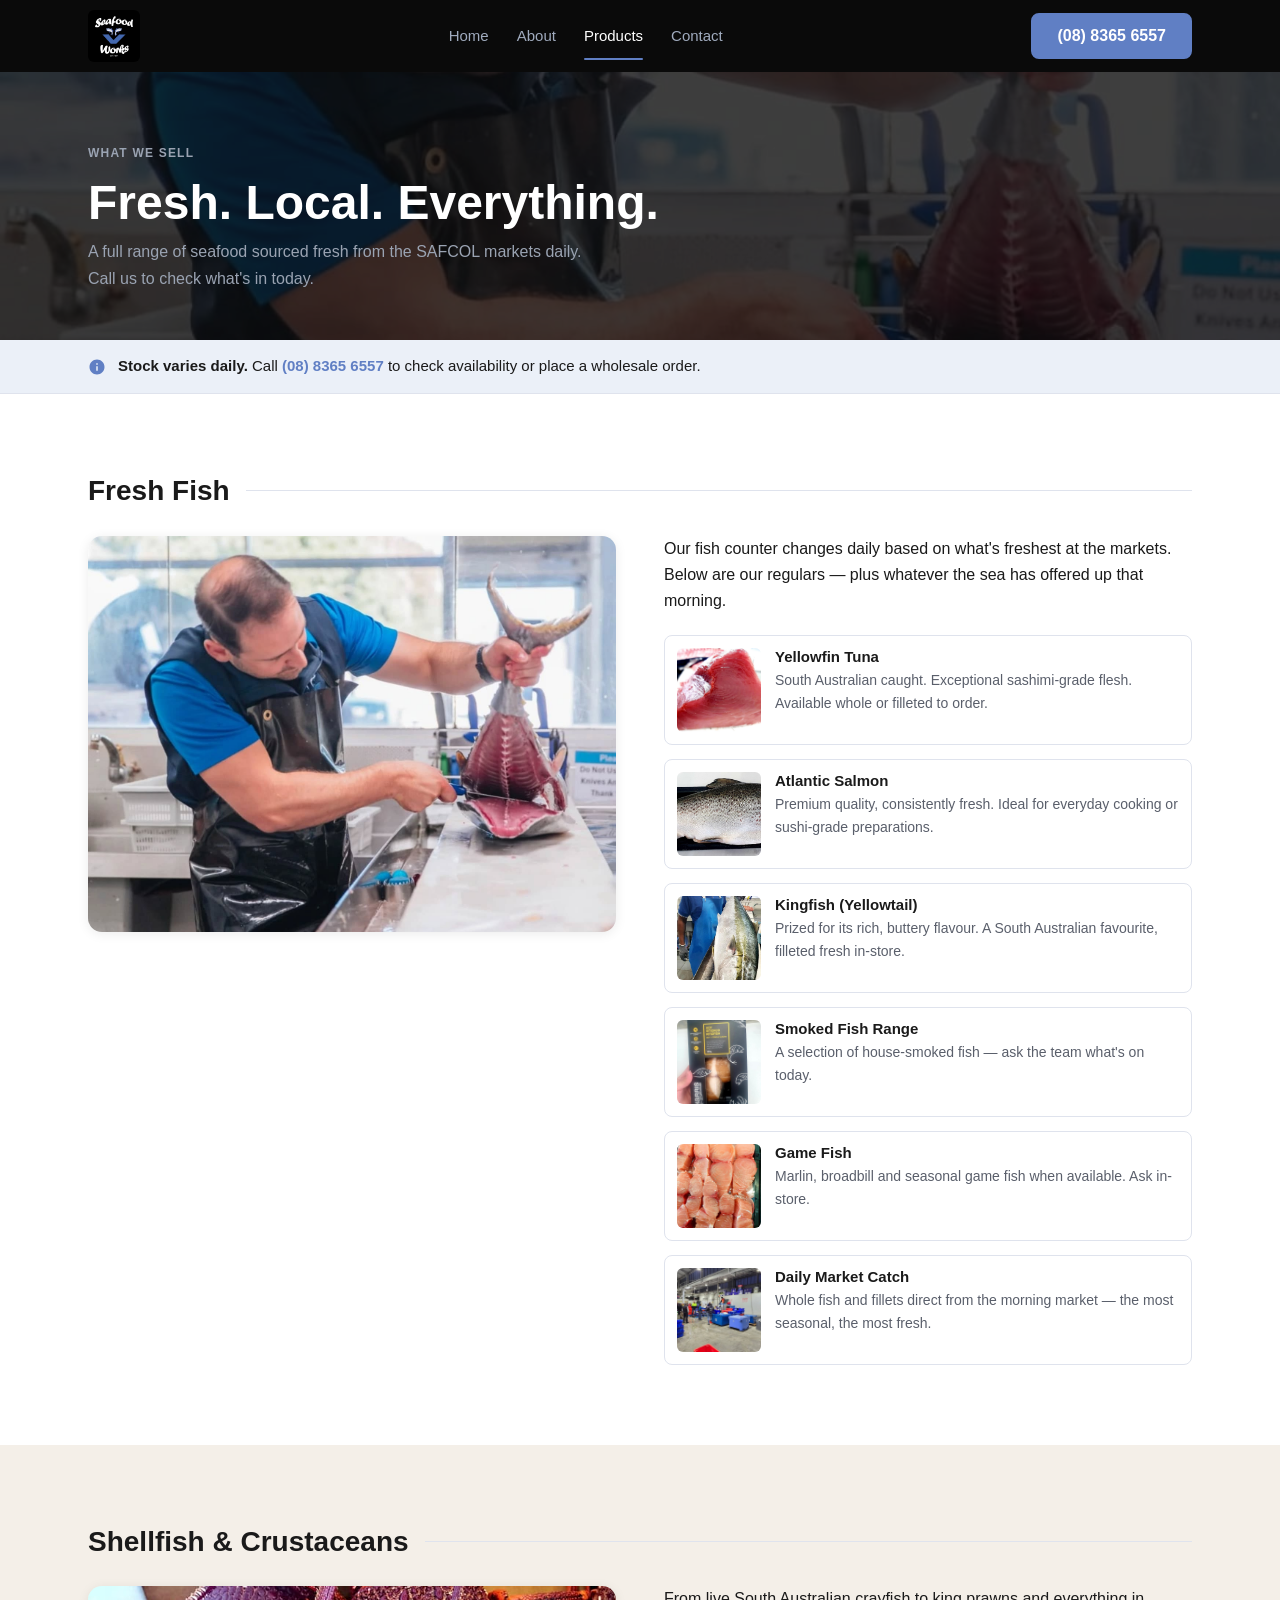
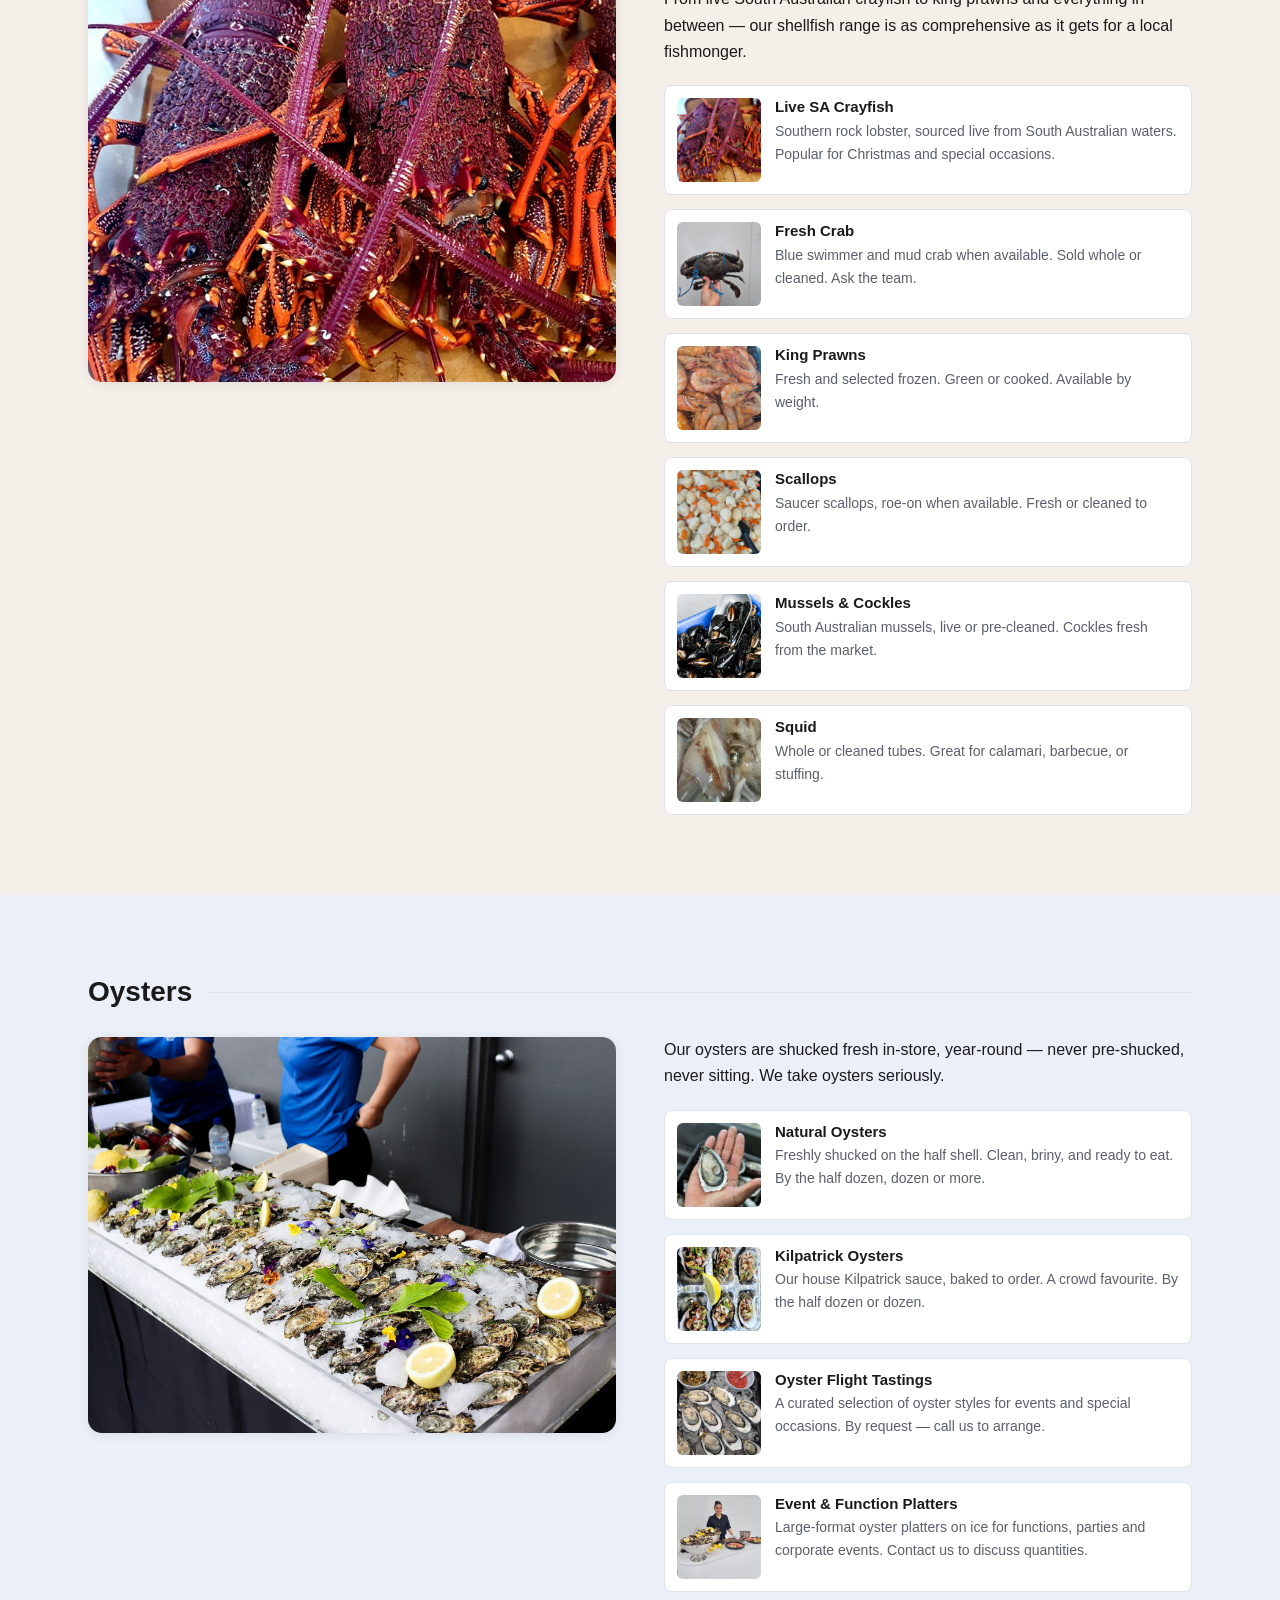
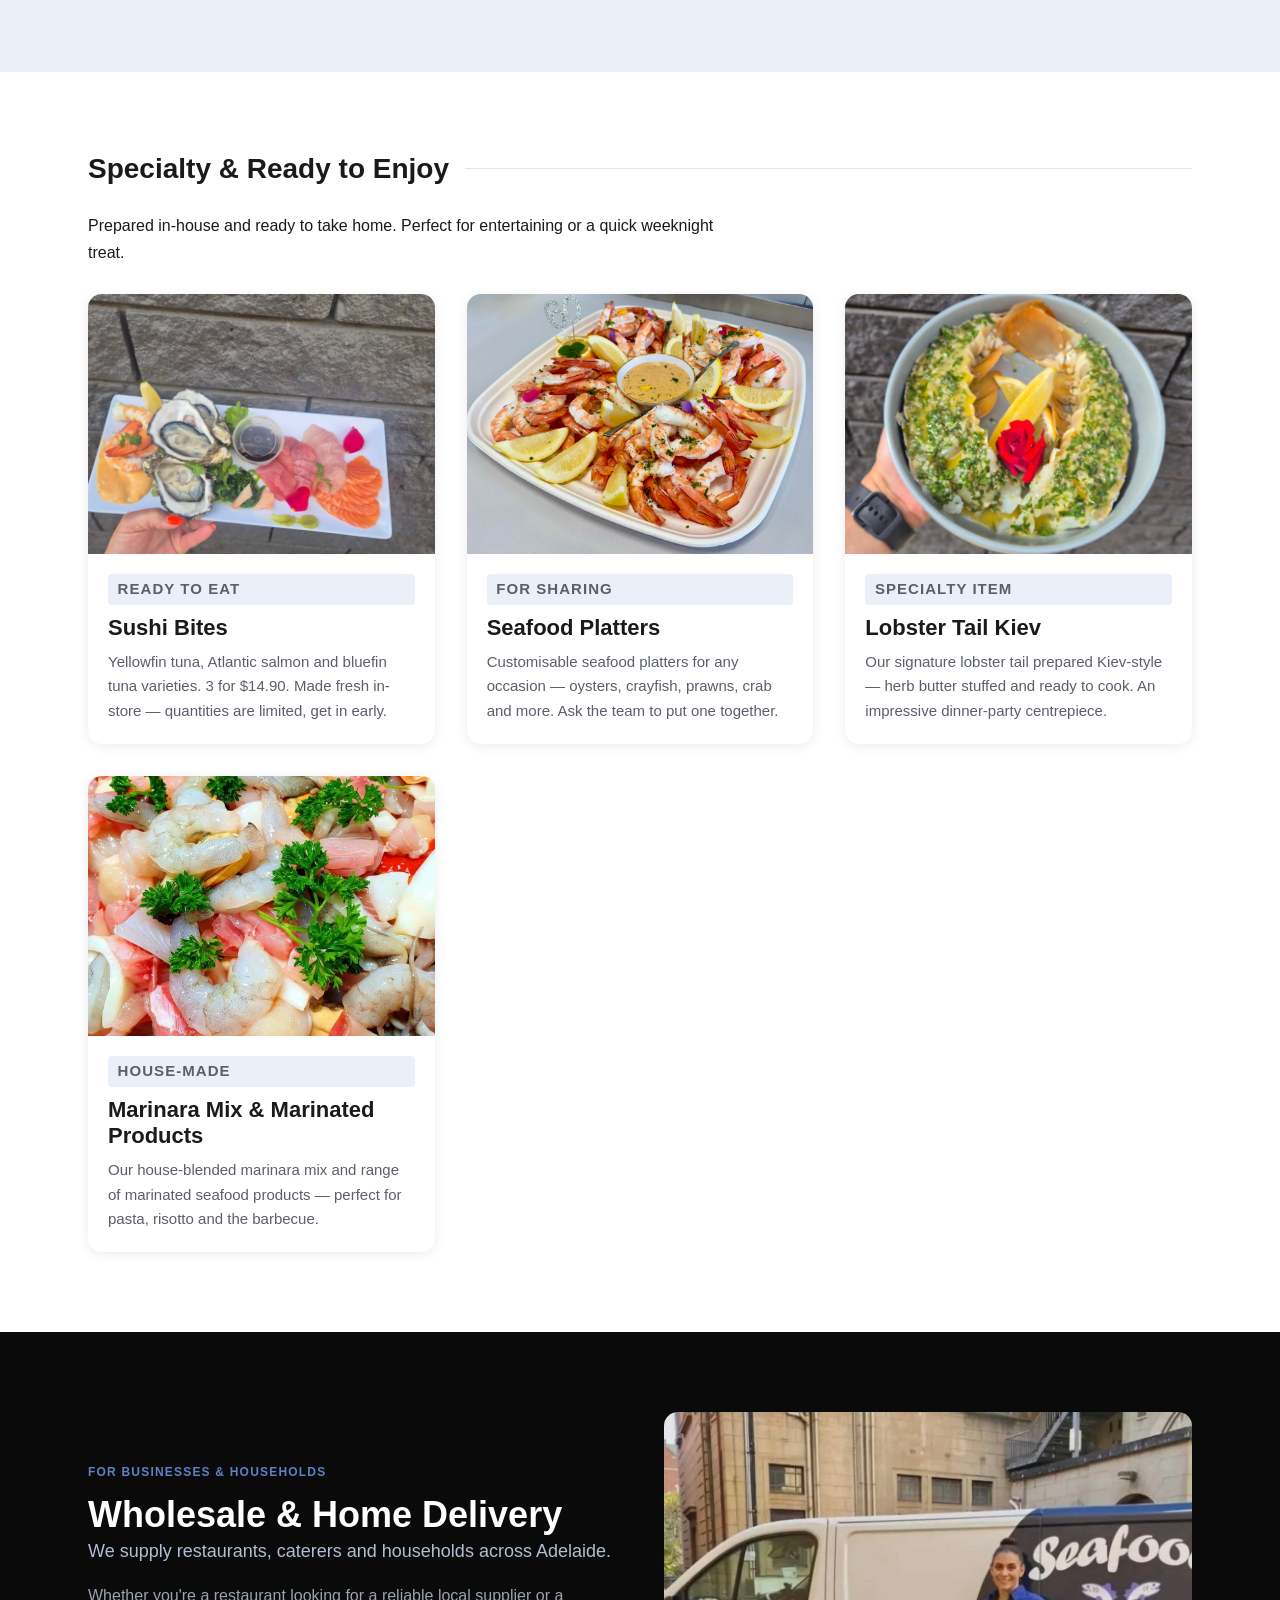
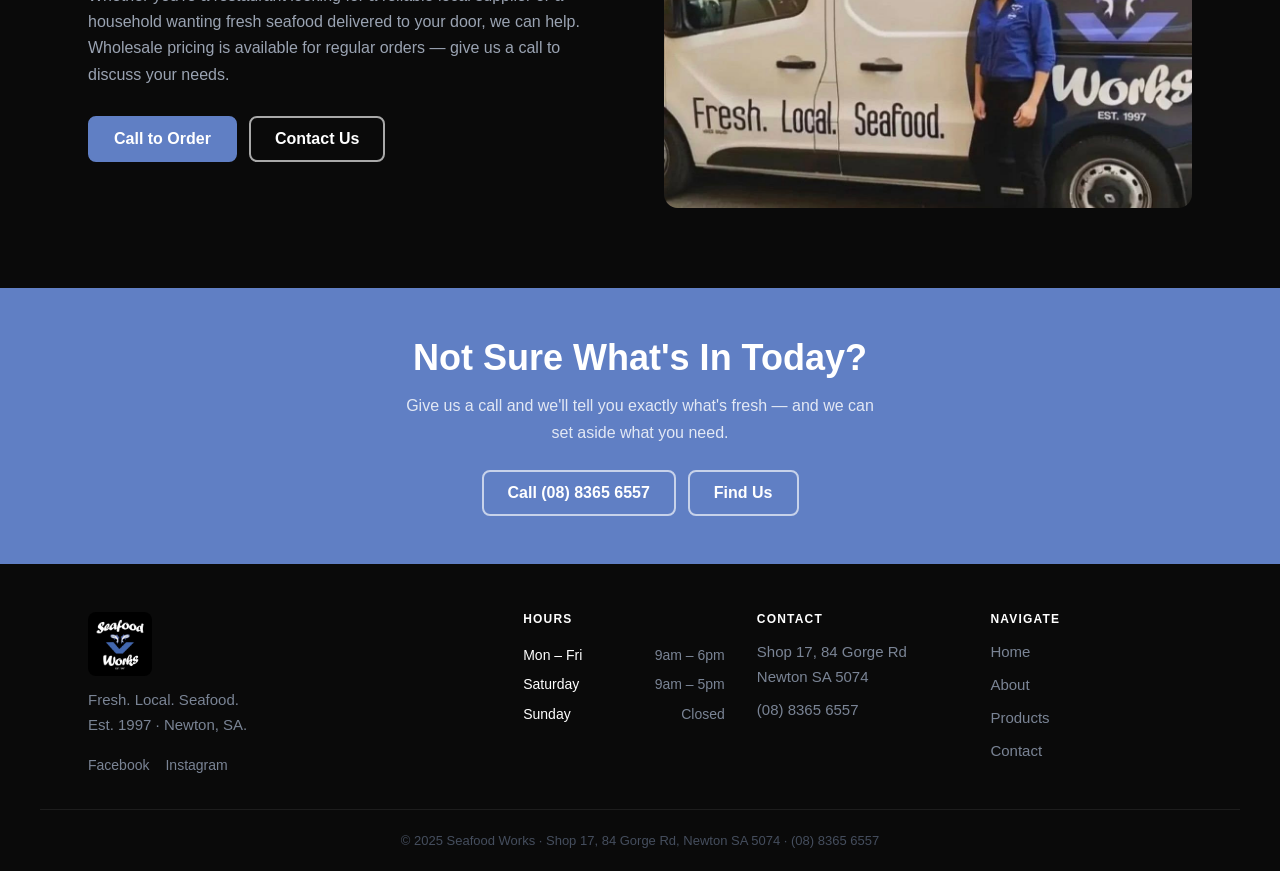
<file: products.html>
<!DOCTYPE html>
<html lang="en-AU">
<head>
  <meta charset="UTF-8">
  <meta name="viewport" content="width=device-width, initial-scale=1">
  <title>Products | Seafood Works Newton SA</title>
  <meta name="description" content="Fresh fish, oysters, live crayfish, prawns, scallops, mussels, squid, smoked fish and more. See the full range at Seafood Works, Shop 17, 84 Gorge Rd Newton SA.">

  <!-- Open Graph -->
  <meta property="og:type"        content="website">
  <meta property="og:locale"      content="en_AU">
  <meta property="og:title"       content="Products | Seafood Works Newton">
  <meta property="og:description" content="Fresh fish, oysters, live crayfish, prawns, scallops, mussels, squid, smoked fish and more at Seafood Works, Newton SA.">
  <meta property="og:image"       content="images/oyster-platter.jpg">
  <meta property="og:url"         content="https://TODO-GITHUB-PAGES-URL/products.html"><!-- TODO: update -->
  <meta name="twitter:card"       content="summary_large_image">

  <link rel="icon" type="image/jpeg" href="images/logo.jpg">
  <link rel="canonical"           href="https://TODO-GITHUB-PAGES-URL/products.html"><!-- TODO: update -->
  <link rel="stylesheet"          href="styles.css">

  <style>
    /* Products page -------------------------------------------------- */
    .product-list {
      display: flex;
      flex-direction: column;
      gap: .75rem;
      margin-top: 1.25rem;
    }

    .product-item {
      display: flex;
      gap: .875rem;
      align-items: flex-start;
      padding: .75rem;
      background: var(--white);
      border: 1.5px solid var(--border);
      border-radius: var(--r);
    }

    /* Product thumbnail replacing the old emoji icon */
    .product-item-img {
      width: 76px;
      height: 76px;
      object-fit: cover;
      border-radius: 6px;
      flex-shrink: 0;
      background: var(--blue-light);
    }

    .product-item h4 { font-size: .9375rem; margin-bottom: .2rem; }
    .product-item p  { font-size: .875rem; color: var(--muted); margin: 0; }

    /* Category feature image */
    .cat-feature-img {
      border-radius: var(--r-lg);
      width: 100%;
      aspect-ratio: 4/3;
      object-fit: cover;
      margin-bottom: 1.5rem;
      box-shadow: var(--shadow);
    }

    @media (min-width: 768px) {
      .cat-feature-img { margin-bottom: 0; }

      .cat-layout {
        display: grid;
        grid-template-columns: 1fr 1fr;
        gap: 3rem;
        align-items: start;
      }

      .product-item-img {
        width: 84px;
        height: 84px;
      }
    }

    @media (min-width: 1024px) {
      .product-list { gap: .875rem; }
    }
  </style>
</head>
<body>

  <a class="skip-link" href="#main-content">Skip to main content</a>

  <!-- ===================== HEADER ===================== -->
  <header class="site-header" id="site-header">
    <div class="container header-inner">

      <a href="index.html" class="logo-link" aria-label="Seafood Works — home">
        <img src="images/logo.jpg" alt="Seafood Works" class="site-logo" width="52" height="52">
      </a>

      <nav class="site-nav" id="site-nav" aria-label="Main navigation">
        <ul class="nav-list">
          <li><a href="index.html"    class="nav-link">Home</a></li>
          <li><a href="about.html"    class="nav-link">About</a></li>
          <li><a href="products.html" class="nav-link" aria-current="page">Products</a></li>
          <li><a href="contact.html"  class="nav-link">Contact</a></li>
        </ul>
      </nav>

      <a href="tel:+61883656557" class="btn-call-header" aria-label="Call Seafood Works">Call</a>

      <button class="hamburger" id="hamburger"
              aria-controls="site-nav" aria-expanded="false" aria-label="Open menu">
        <span class="hamburger-bar" aria-hidden="true"></span>
        <span class="hamburger-bar" aria-hidden="true"></span>
        <span class="hamburger-bar" aria-hidden="true"></span>
      </button>

      <a href="tel:+61883656557" class="btn btn-primary btn-call-desktop">(08) 8365 6557</a>

    </div>
  </header>

  <!-- ===================== MAIN ===================== -->
  <main id="main-content">

    <!-- PAGE HERO -->
    <section class="page-hero" aria-labelledby="page-heading">
      <div class="page-hero-bg"
           style="background-image:url('images/filleting-fish.jpeg');"
           role="img" aria-label="Team member filleting a fresh whole tuna"></div>
      <div class="container page-hero-content">
        <p class="eyebrow">What we sell</p>
        <h1 id="page-heading">Fresh. Local. Everything.</h1>
        <p>A full range of seafood sourced fresh from the SAFCOL markets daily. Call us to check what's in today.</p>
      </div>
    </section>

    <!-- NOTE BANNER -->
    <div style="background:var(--blue-light);border-bottom:1px solid var(--border);padding:.875rem 0;">
      <div class="container" style="display:flex;align-items:center;gap:.75rem;flex-wrap:wrap;">
        <svg width="18" height="18" viewBox="0 0 24 24" fill="var(--blue)" aria-hidden="true">
          <path d="M12 2C6.48 2 2 6.48 2 12s4.48 10 10 10 10-4.48 10-10S17.52 2 12 2zm1 15h-2v-6h2v6zm0-8h-2V7h2v2z"/>
        </svg>
        <p style="margin:0;font-size:.9375rem;color:var(--text);">
          <strong>Stock varies daily.</strong> Call
          <a href="tel:+61883656557" style="color:var(--blue);font-weight:600;">(08) 8365 6557</a>
          to check availability or place a wholesale order.
        </p>
      </div>
    </div>

    <!-- ===== FRESH FISH ===== -->
    <section class="section" id="fish" aria-labelledby="fish-heading">
      <div class="container">
        <div class="cat-divider">
          <h2 id="fish-heading">Fresh Fish</h2>
        </div>

        <div class="cat-layout">

          <div>
            <img src="images/filleting-fish.jpeg"
                 alt="Expert filleting of a large whole tuna at the Seafood Works workbench"
                 class="cat-feature-img"
                 loading="lazy" width="600" height="450">
          </div>

          <div>
            <p>Our fish counter changes daily based on what's freshest at the markets. Below are our regulars — plus whatever the sea has offered up that morning.</p>
            <ul class="product-list" aria-label="Fresh fish products">

              <li class="product-item">
                <img class="product-item-img" src="images/yellowfin-tuna.jpg"
                     alt="Fresh yellowfin tuna" loading="lazy" width="84" height="84">
                <div>
                  <h4>Yellowfin Tuna</h4>
                  <p>South Australian caught. Exceptional sashimi-grade flesh. Available whole or filleted to order.</p>
                </div>
              </li>

              <li class="product-item">
                <img class="product-item-img" src="images/atlantic-salmon.jpg"
                     alt="Fresh Atlantic salmon" loading="lazy" width="84" height="84">
                <div>
                  <h4>Atlantic Salmon</h4>
                  <p>Premium quality, consistently fresh. Ideal for everyday cooking or sushi-grade preparations.</p>
                </div>
              </li>

              <li class="product-item">
                <img class="product-item-img" src="images/kingfish.jpg"
                     alt="Fresh kingfish" loading="lazy" width="84" height="84">
                <div>
                  <h4>Kingfish (Yellowtail)</h4>
                  <p>Prized for its rich, buttery flavour. A South Australian favourite, filleted fresh in-store.</p>
                </div>
              </li>

              <li class="product-item">
                <img class="product-item-img" src="images/smokedfish.jpg"
                     alt="Smoked fish selection" loading="lazy" width="84" height="84">
                <div>
                  <h4>Smoked Fish Range</h4>
                  <p>A selection of house-smoked fish — ask the team what's on today.</p>
                </div>
              </li>

              <li class="product-item">
                <img class="product-item-img" src="images/game-fish-marlin.jpg"
                     alt="Game fish — marlin" loading="lazy" width="84" height="84">
                <div>
                  <h4>Game Fish</h4>
                  <p>Marlin, broadbill and seasonal game fish when available. Ask in-store.</p>
                </div>
              </li>

              <li class="product-item">
                <img class="product-item-img" src="images/market.jpeg"
                     alt="Fresh fish at the market" loading="lazy" width="84" height="84">
                <div>
                  <h4>Daily Market Catch</h4>
                  <p>Whole fish and fillets direct from the morning market — the most seasonal, the most fresh.</p>
                </div>
              </li>

            </ul>
          </div>

        </div>
      </div>
    </section>

    <!-- ===== SHELLFISH ===== -->
    <section class="section section--sand" id="shellfish" aria-labelledby="shellfish-heading">
      <div class="container">
        <div class="cat-divider">
          <h2 id="shellfish-heading">Shellfish &amp; Crustaceans</h2>
        </div>

        <div class="cat-layout">

          <div>
            <img src="images/live-crayfish.jpg"
                 alt="Live South Australian crayfish"
                 class="cat-feature-img"
                 loading="lazy" width="600" height="450">
          </div>

          <div>
            <p>From live South Australian crayfish to king prawns and everything in between — our shellfish range is as comprehensive as it gets for a local fishmonger.</p>
            <ul class="product-list" aria-label="Shellfish and crustacean products">

              <li class="product-item">
                <img class="product-item-img" src="images/live-crayfish.jpg"
                     alt="Live SA crayfish" loading="lazy" width="84" height="84">
                <div>
                  <h4>Live SA Crayfish</h4>
                  <p>Southern rock lobster, sourced live from South Australian waters. Popular for Christmas and special occasions.</p>
                </div>
              </li>

              <li class="product-item">
                <img class="product-item-img" src="images/crab.jpg"
                     alt="Fresh crab" loading="lazy" width="84" height="84">
                <div>
                  <h4>Fresh Crab</h4>
                  <p>Blue swimmer and mud crab when available. Sold whole or cleaned. Ask the team.</p>
                </div>
              </li>

              <li class="product-item">
                <img class="product-item-img" src="images/king-prawns.jpg"
                     alt="King prawns" loading="lazy" width="84" height="84">
                <div>
                  <h4>King Prawns</h4>
                  <p>Fresh and selected frozen. Green or cooked. Available by weight.</p>
                </div>
              </li>

              <li class="product-item">
                <img class="product-item-img" src="images/scallops.jpg"
                     alt="Fresh scallops" loading="lazy" width="84" height="84">
                <div>
                  <h4>Scallops</h4>
                  <p>Saucer scallops, roe-on when available. Fresh or cleaned to order.</p>
                </div>
              </li>

              <li class="product-item">
                <img class="product-item-img" src="images/mussells.jpg"
                     alt="Fresh mussels" loading="lazy" width="84" height="84">
                <div>
                  <h4>Mussels &amp; Cockles</h4>
                  <p>South Australian mussels, live or pre-cleaned. Cockles fresh from the market.</p>
                </div>
              </li>

              <li class="product-item">
                <img class="product-item-img" src="images/squid.jpg"
                     alt="Fresh squid" loading="lazy" width="84" height="84">
                <div>
                  <h4>Squid</h4>
                  <p>Whole or cleaned tubes. Great for calamari, barbecue, or stuffing.</p>
                </div>
              </li>

            </ul>
          </div>

        </div>
      </div>
    </section>

    <!-- ===== OYSTERS ===== -->
    <section class="section section--ice" id="oysters" aria-labelledby="oysters-heading">
      <div class="container">
        <div class="cat-divider">
          <h2 id="oysters-heading">Oysters</h2>
        </div>

        <div class="cat-layout">

          <div>
            <img src="images/oyster-platter.jpg"
                 alt="A stunning display of freshly shucked oysters on ice with lemon garnish, prepared for a function"
                 class="cat-feature-img"
                 loading="lazy" width="600" height="450">
          </div>

          <div>
            <p>Our oysters are shucked fresh in-store, year-round — never pre-shucked, never sitting. We take oysters seriously.</p>
            <ul class="product-list" aria-label="Oyster products">

              <li class="product-item">
                <img class="product-item-img" src="images/natural-oyster.jpg"
                     alt="Natural freshly shucked oyster on the half shell" loading="lazy" width="84" height="84">
                <div>
                  <h4>Natural Oysters</h4>
                  <p>Freshly shucked on the half shell. Clean, briny, and ready to eat. By the half dozen, dozen or more.</p>
                </div>
              </li>

              <li class="product-item">
                <img class="product-item-img" src="images/kilpatrick-oysters.jpg"
                     alt="Kilpatrick oysters baked with sauce" loading="lazy" width="84" height="84">
                <div>
                  <h4>Kilpatrick Oysters</h4>
                  <p>Our house Kilpatrick sauce, baked to order. A crowd favourite. By the half dozen or dozen.</p>
                </div>
              </li>

              <li class="product-item">
                <img class="product-item-img" src="images/oyster-tastings.jpg"
                     alt="Oyster flight tasting selection" loading="lazy" width="84" height="84">
                <div>
                  <h4>Oyster Flight Tastings</h4>
                  <p>A curated selection of oyster styles for events and special occasions. By request — call us to arrange.</p>
                </div>
              </li>

              <li class="product-item">
                <img class="product-item-img" src="images/function-platter.jpg"
                     alt="Large oyster platter for a function or event" loading="lazy" width="84" height="84">
                <div>
                  <h4>Event &amp; Function Platters</h4>
                  <p>Large-format oyster platters on ice for functions, parties and corporate events. Contact us to discuss quantities.</p>
                </div>
              </li>

            </ul>
          </div>

        </div>
      </div>
    </section>

    <!-- ===== SPECIALTY ===== -->
    <section class="section" id="specialty" aria-labelledby="specialty-heading">
      <div class="container">
        <div class="cat-divider">
          <h2 id="specialty-heading">Specialty &amp; Ready to Enjoy</h2>
        </div>
        <p style="margin-bottom:1.75rem;max-width:640px;">Prepared in-house and ready to take home. Perfect for entertaining or a quick weeknight treat.</p>

        <div class="card-grid">

          <article class="card">
            <img class="card-img"
                 src="images/sushi-bites.jpg"
                 alt="Fresh sushi bites — yellowfin tuna, Atlantic salmon and bluefin tuna varieties"
                 loading="lazy" width="600" height="450">
            <div class="card-body">
              <p class="product-tag">Ready to eat</p>
              <h3>Sushi Bites</h3>
              <p>Yellowfin tuna, Atlantic salmon and bluefin tuna varieties. 3 for $14.90. Made fresh in-store — quantities are limited, get in early.</p>
            </div>
          </article>

          <article class="card">
            <img class="card-img"
                 src="images/seafood-platter.jpg"
                 alt="A generous seafood platter with prawns, crayfish, crab and oysters"
                 loading="lazy" width="600" height="450">
            <div class="card-body">
              <p class="product-tag">For sharing</p>
              <h3>Seafood Platters</h3>
              <p>Customisable seafood platters for any occasion — oysters, crayfish, prawns, crab and more. Ask the team to put one together.</p>
            </div>
          </article>

          <article class="card">
            <img class="card-img"
                 src="images/lobster-tail.jpg"
                 alt="Lobster tail Kiev prepared and ready to cook"
                 loading="lazy" width="600" height="450">
            <div class="card-body">
              <p class="product-tag">Specialty item</p>
              <h3>Lobster Tail Kiev</h3>
              <p>Our signature lobster tail prepared Kiev-style — herb butter stuffed and ready to cook. An impressive dinner-party centrepiece.</p>
            </div>
          </article>

          <article class="card">
            <img class="card-img"
                 src="images/marinara-mix.jpg"
                 alt="House-made marinara mix of fresh seafood"
                 loading="lazy" width="600" height="450">
            <div class="card-body">
              <p class="product-tag">House-made</p>
              <h3>Marinara Mix &amp; Marinated Products</h3>
              <p>Our house-blended marinara mix and range of marinated seafood products — perfect for pasta, risotto and the barbecue.</p>
            </div>
          </article>

        </div>
      </div>
    </section>

    <!-- ===== WHOLESALE & DELIVERY ===== -->
    <section class="section section--dark" id="wholesale" aria-labelledby="wholesale-heading">
      <div class="container">
        <div class="story-grid">

          <div>
            <p class="eyebrow" style="color:var(--blue);">For businesses &amp; households</p>
            <h2 id="wholesale-heading">Wholesale &amp; Home Delivery</h2>
            <p class="lead" style="color:#B0BDD4;">We supply restaurants, caterers and households across Adelaide.</p>
            <p style="color:#9AA3B2;">Whether you're a restaurant looking for a reliable local supplier or a household wanting fresh seafood delivered to your door, we can help. Wholesale pricing is available for regular orders — give us a call to discuss your needs.</p>
            <div style="margin-top:1.75rem;display:flex;flex-wrap:wrap;gap:.75rem;">
              <a href="tel:+61883656557" class="btn btn-primary">Call to Order</a>
              <a href="contact.html"     class="btn btn-outline">Contact Us</a>
            </div>
          </div>

          <div>
            <img src="images/work-vehicle.jpg"
                 alt="Seafood Works branded delivery van with Fresh. Local. Seafood. on the side"
                 style="border-radius:var(--r-lg);width:100%;aspect-ratio:4/3;object-fit:cover;"
                 loading="lazy" width="600" height="450">
          </div>

        </div>
      </div>
    </section>

    <!-- CTA -->
    <section class="cta-band" aria-labelledby="products-cta-heading">
      <div class="container">
        <h2 id="products-cta-heading">Not Sure What's In Today?</h2>
        <p>Give us a call and we'll tell you exactly what's fresh — and we can set aside what you need.</p>
        <div class="cta-actions">
          <a href="tel:+61883656557" class="btn btn-outline">Call (08) 8365 6557</a>
          <a href="contact.html"     class="btn btn-outline">Find Us</a>
        </div>
      </div>
    </section>

  </main>

  <!-- ===================== FOOTER ===================== -->
  <footer class="site-footer" aria-label="Site footer">
    <div class="container footer-inner">

      <div class="footer-brand">
        <img src="images/logo.jpg" alt="Seafood Works" class="footer-logo"
             width="64" height="64" loading="lazy">
        <p class="footer-tagline">Fresh. Local. Seafood.<br>Est. 1997 &middot; Newton, SA.</p>
        <div class="footer-social">
          <a href="https://www.facebook.com/seafoodworks/"
             target="_blank" rel="noopener noreferrer"
             aria-label="Seafood Works on Facebook">Facebook</a>
          <a href="https://www.instagram.com/seafoodworksnewton/"
             target="_blank" rel="noopener noreferrer"
             aria-label="Seafood Works on Instagram">Instagram</a>
        </div>
      </div>

      <div class="footer-col">
        <h4>Hours</h4>
        <div class="footer-hours-row"><span class="fh-day">Mon &ndash; Fri</span><span class="fh-time">9am &ndash; 6pm</span></div>
        <div class="footer-hours-row"><span class="fh-day">Saturday</span><span class="fh-time">9am &ndash; 5pm</span></div>
        <div class="footer-hours-row"><span class="fh-day">Sunday</span><span class="fh-time">Closed</span></div>
      </div>

      <div class="footer-col">
        <h4>Contact</h4>
        <address>
          <a href="https://maps.google.com/?q=Shop+17,+84+Gorge+Road,+Newton+SA+5074,+Australia"
             target="_blank" rel="noopener noreferrer">
            Shop 17, 84 Gorge Rd<br>Newton SA 5074
          </a>
          <a href="tel:+61883656557" style="margin-top:.5rem;">(08) 8365 6557</a>
        </address>
      </div>

      <div class="footer-col">
        <h4>Navigate</h4>
        <ul>
          <li><a href="index.html">Home</a></li>
          <li><a href="about.html">About</a></li>
          <li><a href="products.html">Products</a></li>
          <li><a href="contact.html">Contact</a></li>
        </ul>
      </div>

    </div>
    <div class="footer-bottom">
      <div class="container">
        <p>&copy; 2025 Seafood Works &middot; Shop 17, 84 Gorge Rd, Newton SA 5074 &middot;
           <a href="tel:+61883656557" style="color:inherit;">(08) 8365 6557</a></p>
      </div>
    </div>
  </footer>

  <!-- Mobile sticky call bar -->
  <div class="mobile-cta-bar" role="complementary" aria-label="Quick call">
    <a href="tel:+61883656557" aria-label="Call Seafood Works on (08) 8365 6557">
      <svg width="18" height="18" viewBox="0 0 24 24" fill="currentColor" aria-hidden="true">
        <path d="M6.62 10.79c1.44 2.83 3.76 5.14 6.59 6.59l2.2-2.2c.27-.27.67-.36 1.02-.24 1.12.37 2.33.57 3.57.57.55 0 1 .45 1 1V20c0 .55-.45 1-1 1-9.39 0-17-7.61-17-17 0-.55.45-1 1-1h3.5c.55 0 1 .45 1 1 0 1.25.2 2.45.57 3.57.11.35.03.74-.25 1.02l-2.2 2.2z"/>
      </svg>
      Call (08)&nbsp;8365&nbsp;6557
    </a>
  </div>

  <script src="js/nav.js" defer></script>
</body>
</html>
</file>
<file: styles.css>
/* ============================================================
   Seafood Works — styles.css
   Mobile-first. Breakpoints: 768px tablet | 1024px desktop
   Brand: black #0A0A0A · blue #607FC4 · sand #F4EFE8
   ============================================================ */

/* 1. Custom properties
   ============================================================ */
:root {
  --black:      #0A0A0A;
  --blue:       #607FC4;
  --blue-dark:  #4F6BAF;
  --blue-light: #EBF0F8;
  --sand:       #F4EFE8;
  --white:      #FFFFFF;
  --text:       #1A1A1A;
  --muted:      #5A5F6B;
  --border:     #DFE3ED;

  --font: -apple-system, BlinkMacSystemFont, 'Segoe UI', Roboto, Oxygen,
          Ubuntu, Cantarell, 'Helvetica Neue', sans-serif;

  --pad:      1.25rem;
  --header-h: 60px;
  --r:        8px;
  --r-lg:     14px;
  --shadow:   0 2px 12px rgba(0,0,0,.08);
  --shadow-lg:0 8px 32px rgba(0,0,0,.14);
  --ease:     .22s ease;
}

/* 2. Reset
   ============================================================ */
*, *::before, *::after { box-sizing: border-box; margin: 0; padding: 0; }

html {
  scroll-behavior: smooth;
  -webkit-text-size-adjust: 100%;
}

body {
  font-family: var(--font);
  font-size: 1rem;        /* 16px keeps iOS from zooming on inputs */
  line-height: 1.65;
  color: var(--text);
  background: var(--white);
  padding-bottom: 68px;  /* room for mobile sticky CTA bar */
}

img     { max-width: 100%; height: auto; display: block; }
a       { color: inherit; text-decoration: none; }
ul      { list-style: none; }
address { font-style: normal; }
p       { margin-bottom: 1rem; }
p:last-child { margin-bottom: 0; }
button  { font-family: inherit; }
input, textarea, select { font-family: inherit; }

/* Skip-to-content link for keyboard users */
.skip-link {
  position: absolute;
  top: -100%;
  left: 0;
  padding: .5rem 1.25rem;
  background: var(--blue);
  color: var(--white);
  font-weight: 600;
  z-index: 300;
  border-radius: 0 0 var(--r) 0;
}
.skip-link:focus { top: 0; }

/* 3. Typography
   ============================================================ */
h1, h2, h3, h4 { line-height: 1.2; font-weight: 700; color: var(--text); }
h1 { font-size: clamp(1.75rem, 5vw,  3rem); }
h2 { font-size: clamp(1.375rem, 4vw, 2.25rem); }
h3 { font-size: clamp(1.1rem, 3vw,   1.375rem); }
h4 { font-size: 1rem; }

.lead {
  font-size: 1.125rem;
  color: var(--muted);
  line-height: 1.7;
}

/* 4. Layout
   ============================================================ */
.container {
  width: 100%;
  max-width: 1200px;
  margin-inline: auto;
  padding-inline: var(--pad);
}

.section        { padding-block: 3.5rem; }
.section--sand  { background: var(--sand); }
.section--ice   { background: var(--blue-light); }
.section--dark  { background: var(--black); color: var(--white); }
.section--dark h2,
.section--dark h3 { color: var(--white); }

.section-header   { text-align: center; margin-bottom: 2.5rem; }
.section-header p { color: var(--muted); max-width: 540px; margin: .75rem auto 0; }
.section--dark .section-header p { color: #9AA3B2; }

/* 5. Buttons
   ============================================================ */
.btn {
  display: inline-flex;
  align-items: center;
  justify-content: center;
  gap: .5rem;
  min-height: 44px;   /* Apple HIG minimum tap target */
  padding: .75rem 1.5rem;
  border-radius: var(--r);
  font: 600 1rem var(--font);
  border: 2px solid transparent;
  cursor: pointer;
  transition: background var(--ease), color var(--ease),
              border-color var(--ease), transform var(--ease);
  white-space: nowrap;
}
.btn:active { transform: scale(.97); }

.btn-primary { background: var(--blue); color: var(--white); border-color: var(--blue); }
.btn-primary:hover,
.btn-primary:focus-visible { background: var(--blue-dark); border-color: var(--blue-dark); }

.btn-outline { background: transparent; color: var(--white); border-color: rgba(255,255,255,.65); }
.btn-outline:hover,
.btn-outline:focus-visible { background: var(--white); color: var(--black); border-color: var(--white); }

.btn-outline-blue { background: transparent; color: var(--blue); border-color: var(--blue); }
.btn-outline-blue:hover,
.btn-outline-blue:focus-visible { background: var(--blue); color: var(--white); }

:focus-visible { outline: 3px solid var(--blue); outline-offset: 3px; }

/* 6. Header
   ============================================================ */
.site-header {
  position: sticky;
  top: 0;
  z-index: 200;
  height: var(--header-h);
  background: var(--black);
  display: flex;
  align-items: center;
  transition: transform .3s ease, box-shadow .3s ease;
}
.site-header.is-scrolled    { box-shadow: 0 2px 20px rgba(0,0,0,.45); }
.site-header.header-hidden  { transform: translateY(-100%); }

.header-inner {
  display: flex;
  align-items: center;
  gap: .75rem;
  height: 100%;
}

.logo-link { display: flex; align-items: center; flex-shrink: 0; }
.site-logo { height: 52px; width: 52px; object-fit: cover; border-radius: 6px; }

/* Mobile: compact "Call" button in header */
.btn-call-header {
  margin-left: auto;
  display: flex;
  align-items: center;
  min-height: 44px;
  padding: 0 .875rem;
  background: var(--blue);
  color: var(--white);
  border-radius: var(--r);
  font-weight: 700;
  font-size: .8125rem;
  white-space: nowrap;
  flex-shrink: 0;
  transition: background var(--ease);
}
.btn-call-header:hover { background: var(--blue-dark); }

/* Desktop full call button (hidden on mobile) */
.btn-call-desktop { display: none; }

/* 7. Hamburger
   ============================================================ */
.hamburger {
  display: flex;
  flex-direction: column;
  justify-content: center;
  align-items: center;
  gap: 5px;
  width: 44px;
  height: 44px;
  background: transparent;
  border: none;
  cursor: pointer;
  padding: 0;
  flex-shrink: 0;
}
.hamburger-bar {
  display: block;
  width: 22px;
  height: 2px;
  background: var(--white);
  border-radius: 2px;
  transition: transform var(--ease), opacity var(--ease);
  transform-origin: center;
}
.hamburger.is-active .hamburger-bar:nth-child(1) { transform: translateY(7px) rotate(45deg); }
.hamburger.is-active .hamburger-bar:nth-child(2) { opacity: 0; transform: scaleX(0); }
.hamburger.is-active .hamburger-bar:nth-child(3) { transform: translateY(-7px) rotate(-45deg); }

/* 8. Mobile nav overlay
   ============================================================ */
.site-nav {
  display: none;
  position: fixed;
  top: var(--header-h);
  inset-inline: 0;
  bottom: 0;
  z-index: 190;
  background: var(--black);
  flex-direction: column;
  align-items: center;
  justify-content: center;
}
.site-nav.is-open { display: flex; }
body.nav-open     { overflow: hidden; }

.nav-list {
  display: flex;
  flex-direction: column;
  align-items: center;
  width: 100%;
}
.nav-link {
  display: flex;
  align-items: center;
  justify-content: center;
  gap: .5rem;
  width: 100%;
  padding: 1.125rem 2rem;
  font-size: 1.5rem;
  font-weight: 700;
  color: #9AA8BF;
  min-height: 60px;
  transition: color var(--ease);
}
.nav-link:hover,
.nav-link[aria-current="page"] { color: var(--white); }

/* Active page dot indicator on mobile */
.nav-link[aria-current="page"]::after {
  content: '';
  display: inline-block;
  width: 6px;
  height: 6px;
  background: var(--blue);
  border-radius: 50%;
  flex-shrink: 0;
}

/* 9. Mobile sticky CTA bar
   ============================================================ */
.mobile-cta-bar {
  position: fixed;
  bottom: 0;
  inset-inline: 0;
  z-index: 180;
  background: var(--blue);
  padding: .625rem var(--pad);
  display: flex;
}
.mobile-cta-bar a {
  display: flex;
  align-items: center;
  justify-content: center;
  gap: .5rem;
  width: 100%;
  min-height: 44px;
  color: var(--white);
  font-weight: 700;
  font-size: 1rem;
}

/* 10. Home hero
   ============================================================ */
.hero {
  position: relative;
  min-height: calc(100vh - var(--header-h));
  min-height: calc(100svh - var(--header-h));
  display: flex;
  align-items: center;
  background: var(--black);
  overflow: hidden;
}
.hero-bg {
  position: absolute;
  inset: 0;
  background-size: cover;
  background-position: center top;
  background-image: url('images/posing-with-tuna.jpeg');
  opacity: .32;
}
.hero-content {
  position: relative;
  z-index: 1;
  color: var(--white);
  padding-block: 2.5rem;
}
.hero-eyebrow {
  display: inline-flex;
  align-items: center;
  gap: .625rem;
  font-size: .8125rem;
  font-weight: 700;
  letter-spacing: .1em;
  text-transform: uppercase;
  color: var(--blue);
  margin-bottom: .875rem;
}
.hero-eyebrow::before {
  content: '';
  display: block;
  width: 20px;
  height: 2px;
  background: var(--blue);
  flex-shrink: 0;
}
.hero h1    { color: var(--white); max-width: 580px; margin-bottom: .875rem; }
.hero .lead { color: #B0BDD4; max-width: 500px; margin-bottom: 1.75rem; }

.hero-actions             { display: flex; flex-direction: column; gap: .75rem; }
.hero-actions .btn        { width: 100%; justify-content: center; }

/* 11. Inner page hero
   ============================================================ */
.page-hero {
  background: var(--black);
  color: var(--white);
  padding-block: 2.75rem 2.25rem;
  position: relative;
  overflow: hidden;
}
.page-hero-bg {
  position: absolute;
  inset: 0;
  background-size: cover;
  background-position: center;
  opacity: .22;
}
.page-hero-content { position: relative; z-index: 1; }
.page-hero h1 { color: var(--white); margin-bottom: .5rem; }
.page-hero p  { color: #9AA3B2; max-width: 520px; margin-top: .5rem; }

/* 12. Eyebrow label
   ============================================================ */
.eyebrow {
  display: inline-flex;
  align-items: center;
  gap: .5rem;
  font-size: .75rem;
  font-weight: 700;
  letter-spacing: .1em;
  text-transform: uppercase;
  color: var(--blue);
  margin-bottom: .625rem;
}

/* 13. Card grid
   ============================================================ */
.card-grid { display: grid; grid-template-columns: 1fr; gap: 1.25rem; }

.card {
  background: var(--white);
  border-radius: var(--r-lg);
  overflow: hidden;
  box-shadow: var(--shadow);
  transition: box-shadow var(--ease), transform var(--ease);
  display: flex;
  flex-direction: column;
}
.card:hover { box-shadow: var(--shadow-lg); transform: translateY(-3px); }

.card-img {
  width: 100%;
  aspect-ratio: 4/3;
  object-fit: cover;
  background: var(--blue-light);
}
.card-body   { padding: 1.25rem; display: flex; flex-direction: column; flex: 1; }
.card-body h3 { margin-bottom: .5rem; }
.card-body p  { color: var(--muted); font-size: .9375rem; flex: 1; }

/* 14. Product tag pill
   ============================================================ */
.product-tag {
  display: inline-block;
  font-size: .6875rem;
  font-weight: 700;
  letter-spacing: .07em;
  text-transform: uppercase;
  color: var(--blue);
  background: var(--blue-light);
  padding: .2rem .6rem;
  border-radius: 4px;
  margin-bottom: .625rem;
}

/* 15. Feature list
   ============================================================ */
.feature-list { display: flex; flex-direction: column; gap: 1.5rem; }

.feature-item { display: flex; gap: 1rem; align-items: flex-start; }
.feature-icon {
  width: 48px;
  height: 48px;
  flex-shrink: 0;
  background: var(--blue-light);
  border-radius: 12px;
  display: flex;
  align-items: center;
  justify-content: center;
  font-size: 1.25rem;
}
.feature-item h3 { font-size: 1rem; margin-bottom: .25rem; }
.feature-item p  { font-size: .9375rem; color: var(--muted); }

/* 16. Hours list
   ============================================================ */
.hours-list li {
  display: flex;
  justify-content: space-between;
  align-items: center;
  padding: .75rem 0;
  border-bottom: 1px solid var(--border);
  font-size: .9375rem;
}
.hours-list li:last-child { border-bottom: none; }
.hours-day    { font-weight: 600; }
.hours-time   { color: var(--muted); }
.hours-closed { color: #C0392B; font-weight: 500; }

/* 17. Contact detail rows
   ============================================================ */
.contact-detail {
  display: flex;
  gap: 1rem;
  align-items: flex-start;
  margin-bottom: 1.375rem;
}
.contact-detail:last-child { margin-bottom: 0; }
.contact-icon {
  width: 44px;
  height: 44px;
  flex-shrink: 0;
  background: var(--blue-light);
  border-radius: 50%;
  display: flex;
  align-items: center;
  justify-content: center;
  font-size: 1.125rem;
}
.contact-detail strong {
  display: block;
  font-size: .75rem;
  text-transform: uppercase;
  letter-spacing: .07em;
  color: var(--muted);
  margin-bottom: .2rem;
}
.contact-detail a   { color: var(--blue); font-weight: 600; font-size: .9375rem; }
.contact-detail a:hover { text-decoration: underline; }
.contact-detail p   { font-size: .9375rem; color: var(--muted); margin: 0; }

/* 18. Map embed
   ============================================================ */
.map-wrap {
  border-radius: var(--r-lg);
  overflow: hidden;
  aspect-ratio: 4/3;
  box-shadow: var(--shadow);
}
.map-wrap iframe { width: 100%; height: 100%; border: none; display: block; }

/* 19. Contact form
   ============================================================ */
.contact-form     { display: flex; flex-direction: column; gap: 1rem; }
.form-group       { display: flex; flex-direction: column; gap: .375rem; }
.form-group label { font-size: .875rem; font-weight: 600; color: var(--text); }
.form-group input,
.form-group textarea {
  width: 100%;
  padding: .75rem 1rem;
  font: 1rem var(--font);   /* 16px minimum prevents iOS auto-zoom */
  color: var(--text);
  background: var(--white);
  border: 1.5px solid var(--border);
  border-radius: var(--r);
  -webkit-appearance: none;
  appearance: none;
  transition: border-color var(--ease);
}
.form-group input:focus,
.form-group textarea:focus {
  outline: none;
  border-color: var(--blue);
  box-shadow: 0 0 0 3px rgba(96,127,196,.18);
}
.form-group textarea { min-height: 130px; resize: vertical; }

/* 20. Stats strip
   ============================================================ */
.stats-strip  { display: grid; grid-template-columns: repeat(2, 1fr); gap: 1.5rem; text-align: center; }
.stat-number  { font-size: 2.25rem; font-weight: 800; color: var(--blue); line-height: 1; margin-bottom: .25rem; }
.stat-label   { font-size: .8125rem; color: var(--muted); font-weight: 500; line-height: 1.4; }

/* 21. Category divider (products page)
   ============================================================ */
.cat-divider {
  display: flex;
  align-items: center;
  gap: 1rem;
  margin-bottom: 1.75rem;
}
.cat-divider h2 { white-space: nowrap; font-size: clamp(1.2rem, 3vw, 1.75rem); }
.cat-divider::after { content: ''; flex: 1; height: 1px; background: var(--border); }

/* 22. Two-column story layout
   ============================================================ */
.story-grid        { display: flex; flex-direction: column; gap: 2rem; }
.story-img {
  border-radius: var(--r-lg);
  width: 100%;
  aspect-ratio: 4/3;
  object-fit: cover;
  object-position: center;
}

/* 23. CTA band
   ============================================================ */
.cta-band { background: var(--blue); padding-block: 3rem; text-align: center; }
.cta-band h2  { color: var(--white); margin-bottom: .875rem; }
.cta-band p   { color: rgba(255,255,255,.82); margin-bottom: 1.5rem; max-width: 480px; margin-inline: auto; }
.cta-actions  { display: flex; flex-direction: column; gap: .75rem; align-items: center; }
.cta-actions .btn { width: 100%; max-width: 320px; }

/* 24. Footer
   ============================================================ */
.site-footer { background: var(--black); color: var(--white); }

.footer-inner {
  display: grid;
  grid-template-columns: 1fr;
  gap: 2rem;
  padding-block: 3rem 2rem;
  border-bottom: 1px solid rgba(255,255,255,.08);
}

/* Brand column */
.footer-brand .footer-logo    { width: 64px; height: 64px; object-fit: cover; border-radius: 8px; margin-bottom: .75rem; }
.footer-brand .footer-tagline { color: #7A8495; font-size: .9375rem; margin-bottom: 1rem; }
.footer-brand .footer-social  { display: flex; gap: 1rem; flex-wrap: wrap; }
.footer-brand .footer-social a {
  color: #7A8495;
  font-size: .875rem;
  font-weight: 500;
  transition: color var(--ease);
  display: inline;
}
.footer-brand .footer-social a:hover { color: var(--white); }

/* Info columns */
.footer-col h4 {
  font-size: .75rem;
  letter-spacing: .1em;
  text-transform: uppercase;
  color: var(--white);
  margin-bottom: .875rem;
}
.footer-col li + li { margin-top: .5rem; }
.footer-col a { color: #7A8495; font-size: .9375rem; display: block; transition: color var(--ease); }
.footer-col a:hover { color: var(--white); }

.footer-hours-row { display: flex; justify-content: space-between; font-size: .875rem; padding: .2rem 0; }
.footer-hours-row .fh-day  { color: var(--white); }
.footer-hours-row .fh-time { color: #7A8495; }

.footer-bottom {
  padding-block: 1.25rem;
  text-align: center;
  font-size: .8125rem;
  color: #454E5E;
}

/* Location link with arrow effect */
.location-link {
  display: inline-flex;
  align-items: center;
  gap: .375rem;
  color: var(--blue);
  font-weight: 600;
  font-size: .9375rem;
  transition: gap var(--ease);
}
.location-link:hover { gap: .625rem; }

/* ============================================================
   TABLET  768px+
   ============================================================ */
@media (min-width: 768px) {
  :root { --pad: 2rem; }

  body              { padding-bottom: 0; }
  .mobile-cta-bar   { display: none; }

  .section          { padding-block: 5rem; }

  .hero-actions           { flex-direction: row; flex-wrap: wrap; }
  .hero-actions .btn      { width: auto; }

  .card-grid              { grid-template-columns: repeat(2, 1fr); gap: 1.5rem; }
  .stats-strip            { grid-template-columns: repeat(4, 1fr); }

  .story-grid             { flex-direction: row; align-items: center; gap: 3rem; }
  .story-grid > *         { flex: 1; }

  .map-wrap               { aspect-ratio: 16/9; }

  .cta-actions            { flex-direction: row; justify-content: center; }
  .cta-actions .btn       { width: auto; max-width: none; }

  .footer-inner           { grid-template-columns: repeat(2, 1fr); }

  .feature-list           { display: grid; grid-template-columns: repeat(2, 1fr); gap: 1.75rem; }
}

/* ============================================================
   DESKTOP  1024px+  (nav becomes horizontal)
   ============================================================ */
@media (min-width: 1024px) {
  :root { --pad: 2.5rem; --header-h: 68px; }

  /* Hide mobile controls */
  .hamburger        { display: none; }
  .btn-call-header  { display: none; }

  /* Show desktop call button */
  .btn-call-desktop { display: inline-flex; }

  /* Horizontal nav */
  .site-nav {
    display: flex !important;  /* overrides mobile display:none */
    position: static;
    background: transparent;
    flex-direction: row;
    align-items: center;
    flex: 1;
    top: auto;
    bottom: auto;
    inset-inline: auto;
  }
  .nav-list {
    flex-direction: row;
    justify-content: center;
    width: auto;
    flex: 1;
    gap: 0;
  }
  .nav-link {
    font-size: .9375rem;
    font-weight: 500;
    padding: .5rem .875rem;
    color: #A0ABBE;
    min-height: auto;
    width: auto;
    letter-spacing: 0;
    position: relative;
  }
  /* Remove mobile dot on desktop */
  .nav-link[aria-current="page"]::after { display: none; }

  .nav-link:hover,
  .nav-link[aria-current="page"] { color: var(--white); }

  /* Desktop: underline for active page */
  .nav-link[aria-current="page"]::before {
    content: '';
    position: absolute;
    bottom: -4px;
    left: .875rem;
    right: .875rem;
    height: 2px;
    background: var(--blue);
    border-radius: 2px;
  }

  .page-hero { padding-block: 4rem 3rem; }

  .card-grid    { grid-template-columns: repeat(3, 1fr); gap: 2rem; }
  .feature-list { grid-template-columns: repeat(2, 1fr); gap: 2rem; }
}

/* ============================================================
   LARGE DESKTOP  1280px+
   ============================================================ */
@media (min-width: 1280px) {
  :root { --pad: 3rem; --header-h: 72px; }

  .footer-inner { grid-template-columns: 2fr 1fr 1fr 1fr; }
}
</file>
